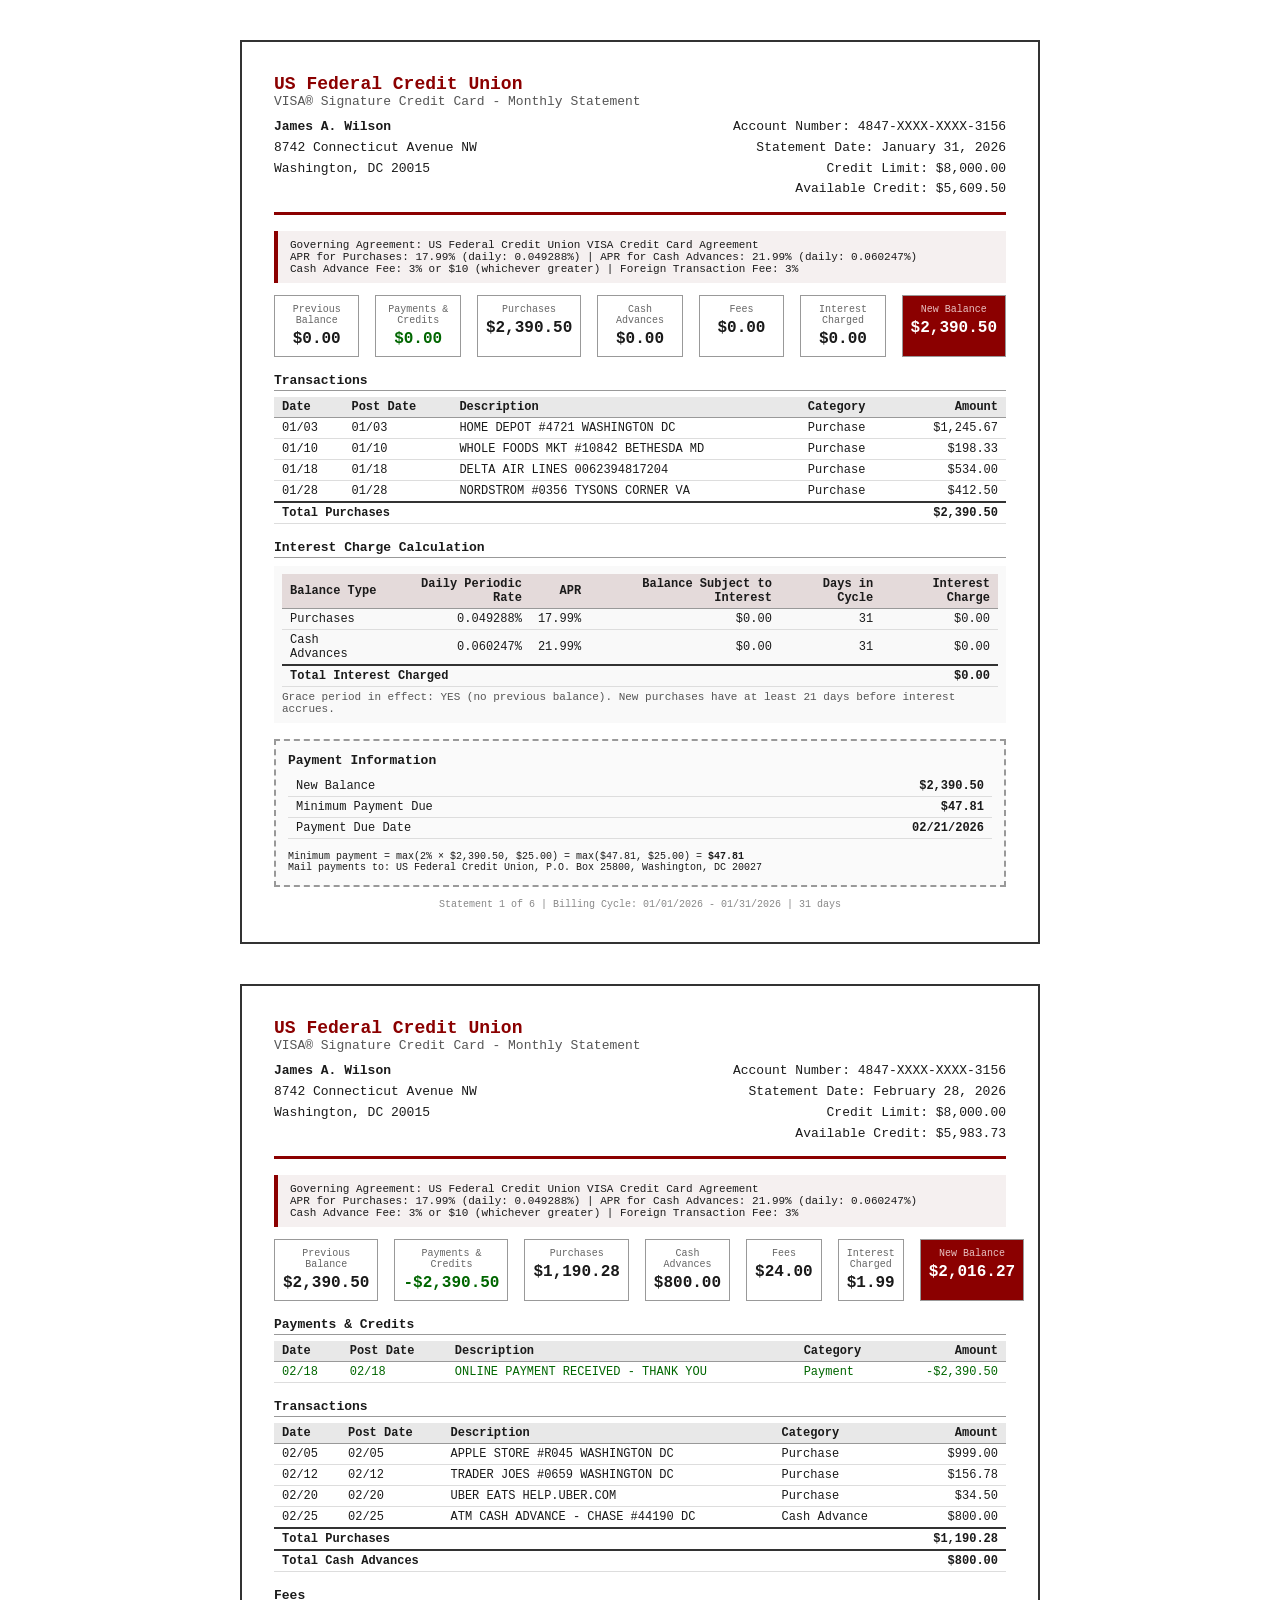
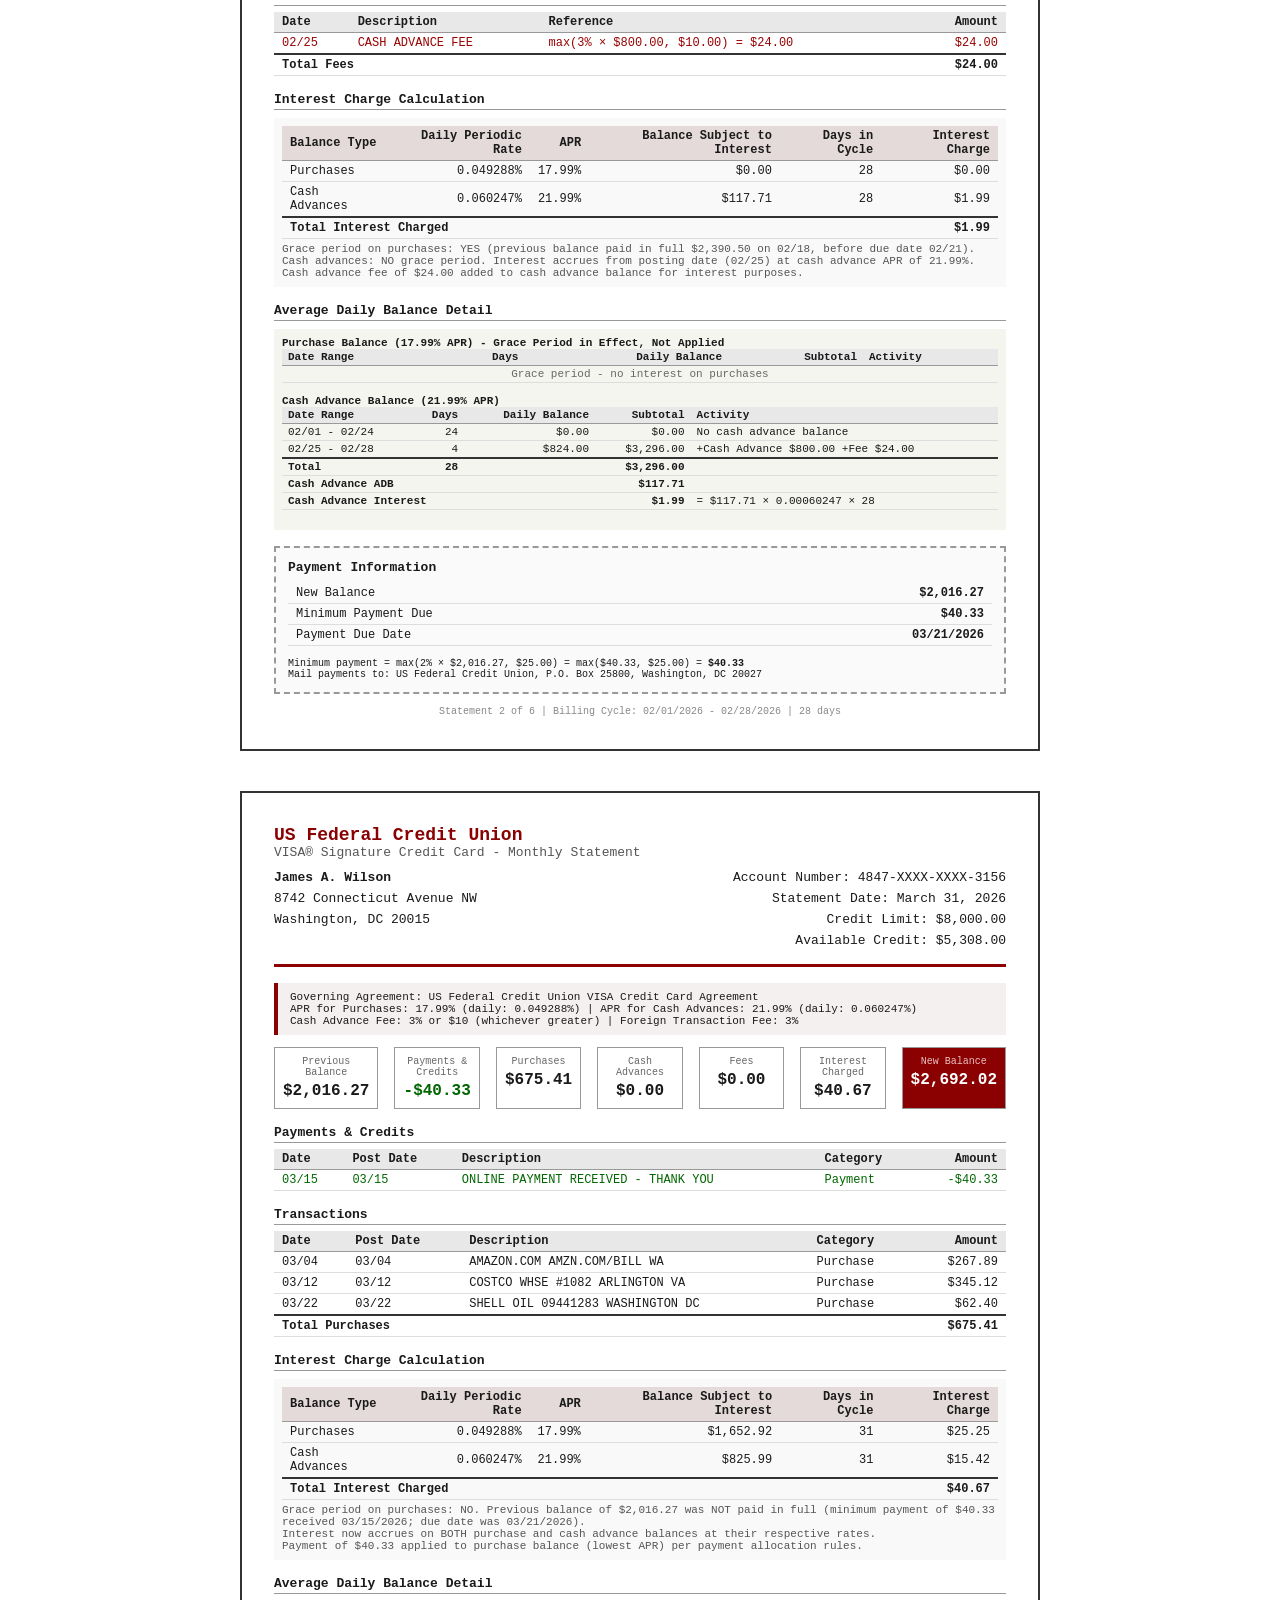
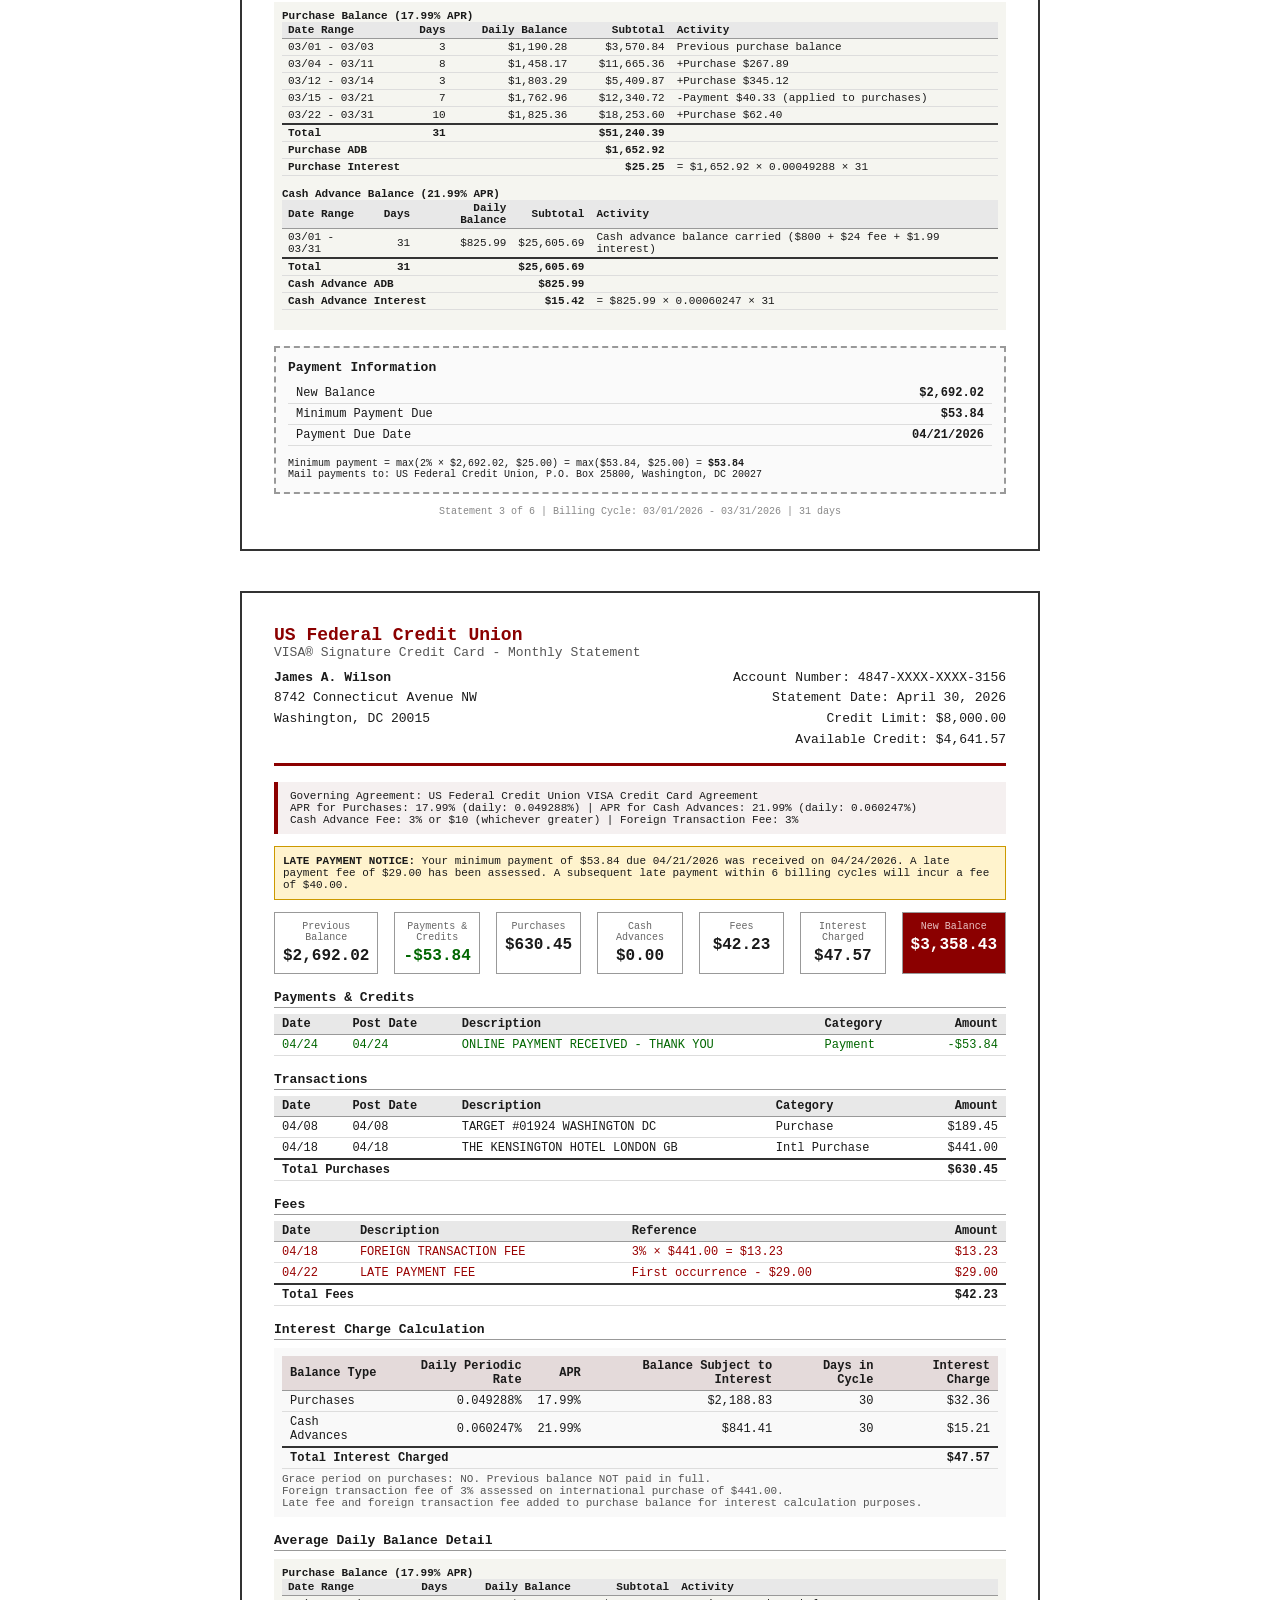
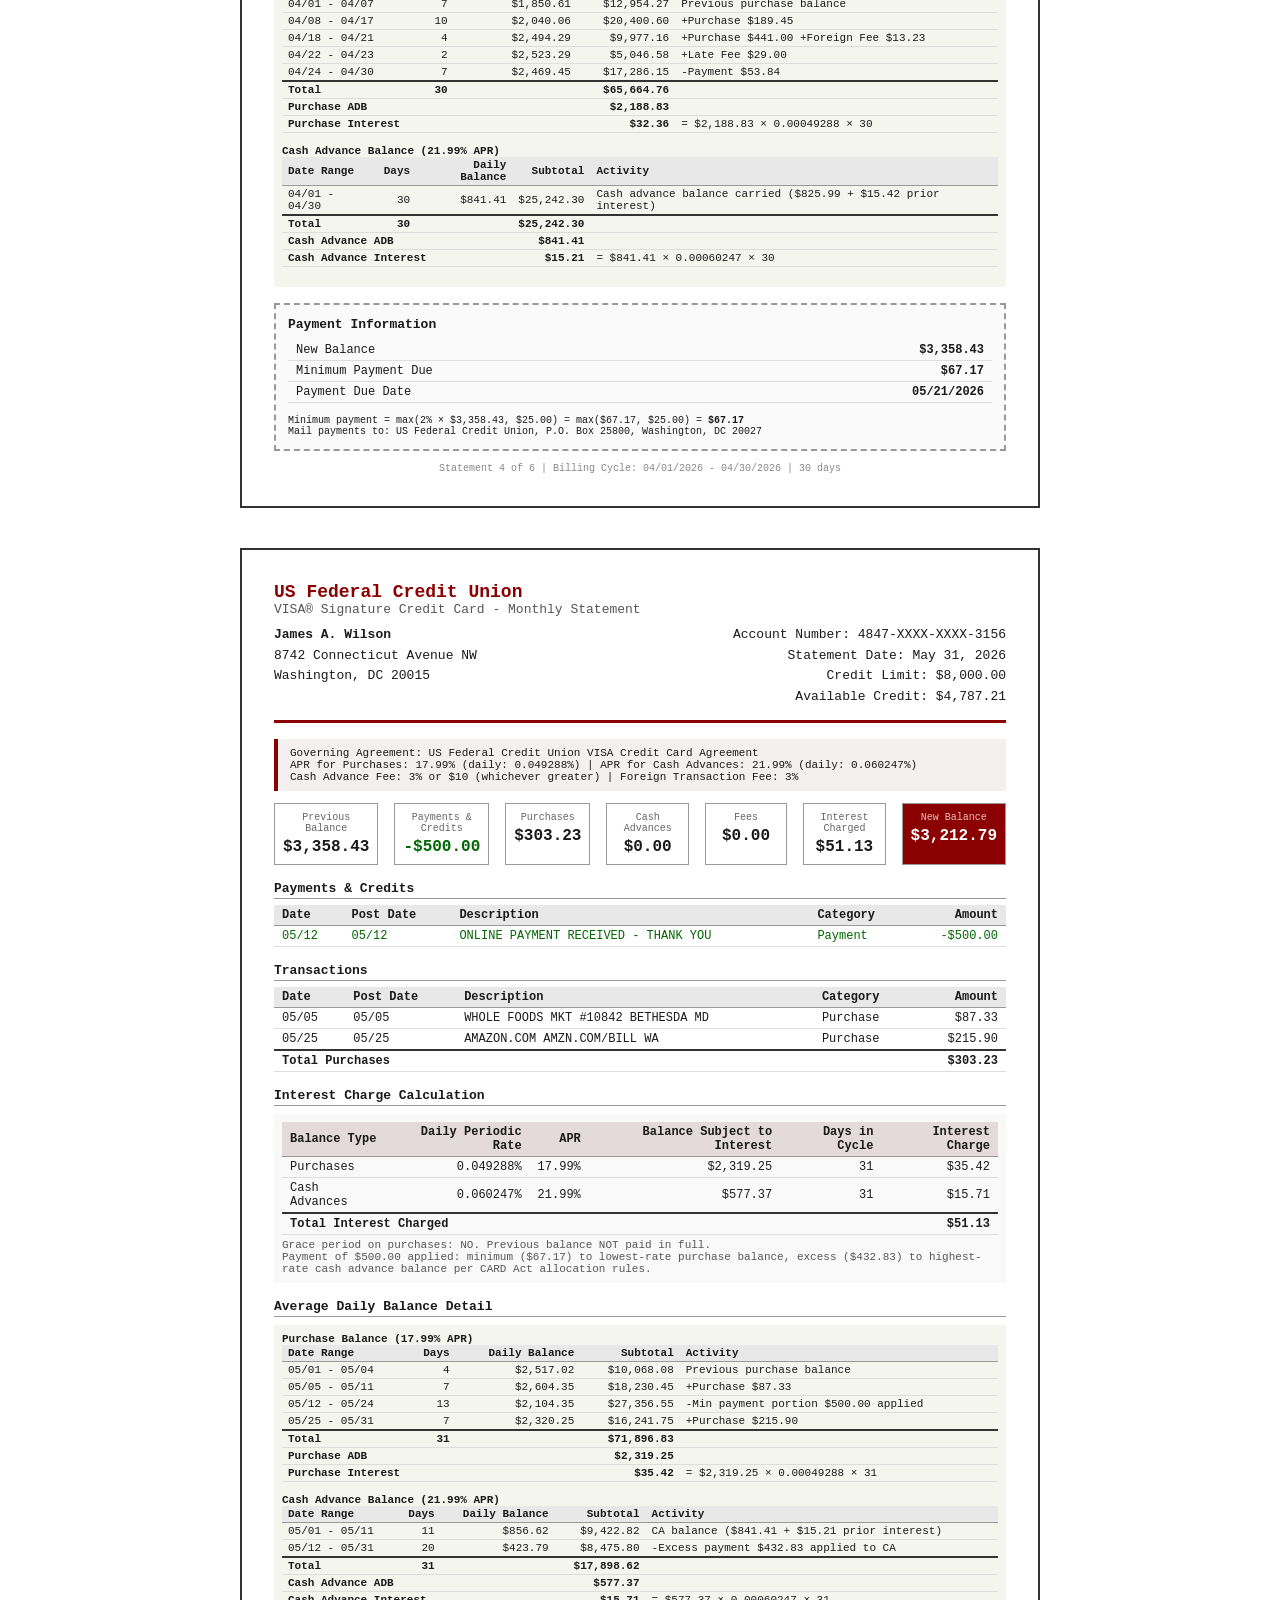
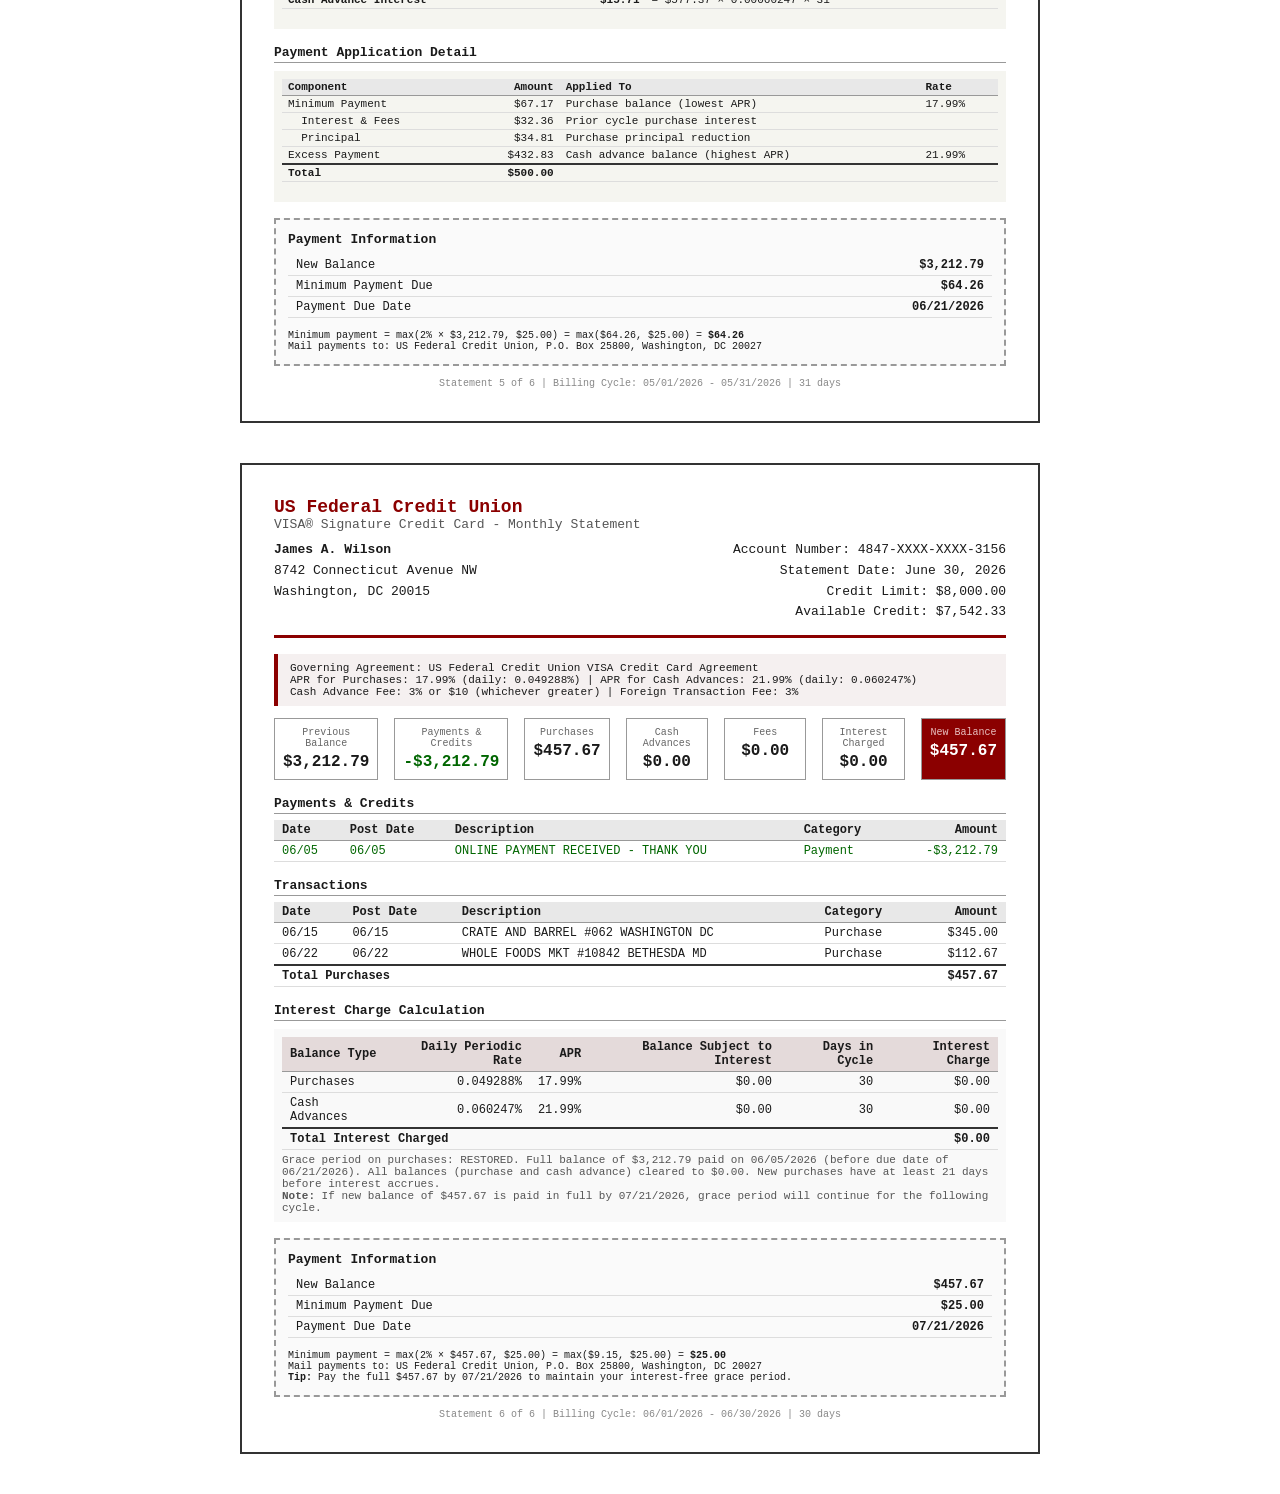
<file: fixtures/usfederalcu-visa-statements.html>
<!DOCTYPE html>
<html lang="en">
<head>
<meta charset="UTF-8">
<title>US Federal Credit Union - VISA Credit Card Statements</title>
<style>
  * { margin: 0; padding: 0; box-sizing: border-box; }
  body { font-family: 'Courier New', monospace; font-size: 13px; color: #1a1a1a; background: #fff; }

  .statement {
    max-width: 800px; margin: 40px auto; padding: 32px;
    border: 2px solid #333; page-break-after: always;
  }

  .header { border-bottom: 3px solid #8B0000; padding-bottom: 12px; margin-bottom: 16px; }
  .header h1 { font-size: 18px; color: #8B0000; }
  .header h2 { font-size: 13px; font-weight: normal; color: #555; }

  .account-info { display: flex; justify-content: space-between; margin-top: 8px; }
  .account-info div { line-height: 1.6; }

  .agreement-ref {
    background: #f5f0f0; padding: 8px 12px; margin: 12px 0;
    border-left: 4px solid #8B0000; font-size: 11px;
  }

  .section-label {
    font-weight: bold; font-size: 13px; margin: 16px 0 6px 0;
    border-bottom: 1px solid #999; padding-bottom: 2px;
  }

  table { width: 100%; border-collapse: collapse; margin-bottom: 12px; }
  th, td { text-align: left; padding: 3px 8px; font-size: 12px; }
  th { background: #e8e8e8; border-bottom: 1px solid #999; }
  td { border-bottom: 1px solid #ddd; }
  .amt { text-align: right; font-family: 'Courier New', monospace; }
  .total-row { font-weight: bold; border-top: 2px solid #333; }
  .negative { color: #006600; }
  .fee-row { color: #990000; }
  .warning { background: #fff3cd; padding: 8px; margin: 8px 0; border: 1px solid #cc9900; font-size: 11px; }

  .summary-box {
    display: flex; justify-content: space-between; gap: 16px; margin: 12px 0;
  }
  .summary-box .box {
    flex: 1; border: 1px solid #999; padding: 8px; text-align: center;
  }
  .summary-box .box .label { font-size: 10px; color: #666; }
  .summary-box .box .value { font-size: 16px; font-weight: bold; margin-top: 4px; }

  .interest-detail { background: #f9f9f9; padding: 8px; margin: 8px 0; }
  .interest-detail table { margin: 0; }
  .interest-detail th { background: #e4dada; }

  .adb-detail { background: #f5f5f0; padding: 8px; margin: 8px 0; font-size: 11px; }
  .adb-detail table td, .adb-detail table th { font-size: 11px; padding: 2px 6px; }

  .payment-stub {
    border: 2px dashed #999; padding: 12px; margin-top: 16px;
    background: #fafafa;
  }
  .payment-stub h3 { font-size: 13px; margin-bottom: 8px; }

  .meta { font-size: 10px; color: #888; margin-top: 12px; text-align: center; }
</style>
</head>
<body>

<!--
  ================================================================
  US FEDERAL CREDIT UNION - VISA CREDIT CARD STATEMENTS
  ================================================================
  Cardholder: James A. Wilson
  Account:    4847-XXXX-XXXX-3156
  Credit Limit: $8,000.00

  AGREEMENT PARAMETERS (USFederalCU-VISA-credit-card-agreement):
    purchase_apr:              17.99
    purchase_daily_rate:       0.00049288  (17.99 / 365)
    cash_advance_apr:          21.99
    cash_advance_daily_rate:   0.00060247  (21.99 / 365)
    cash_advance_fee:          max(3%, $10)
    foreign_transaction_pct:   0.03
    minimum_payment_pct:       0.02
    minimum_payment_floor:     25.00
    grace_period_days:         21
    late_fee_first:            29.00
    late_fee_subsequent:       40.00  (within 6 billing cycles)
    returned_payment_fee:      29.00
    over_credit_limit_fee:     0.00   (transactions declined instead)
    annual_fee:                0.00
    interest_method:           average_daily_balance_including_current_transactions
    payment_waterfall_minimum: [interest_and_fees, lowest_rate_principal]
    payment_waterfall_excess:  highest_rate_first

  KEY DIFFERENCES FROM WESTEX:
    - Two separate APR tiers (purchases vs cash advances)
    - Higher rates (17.99% / 21.99% vs 12.9% flat)
    - Cash advance fee (3% or $10)
    - Foreign transaction fee (3% vs 1%)
    - Higher minimum payment floor ($25 vs $15)
    - Lower minimum payment percentage (2% vs 3%)
    - Shorter grace period (21 days vs 25 days)
    - Higher late fee ($29/$40 vs $25)
    - No over-limit fee (transactions declined)

  SCENARIO SUMMARY (6 billing cycles):
    Cycle 1 (Jan): First use, purchases only, grace period, no interest
    Cycle 2 (Feb): Paid in full, new purchases + cash advance, grace on purchases
    Cycle 3 (Mar): Minimum only, grace lost, dual-rate interest begins
    Cycle 4 (Apr): LATE payment + foreign transaction, late fee + foreign txn fee
    Cycle 5 (May): Larger payment toward paydown
    Cycle 6 (Jun): Pays in full, grace period restored next cycle
  ================================================================
-->


<!-- ==================== STATEMENT 1: JANUARY 2026 ==================== -->
<div class="statement" id="stmt-2026-01">
  <div class="header">
    <h1>US Federal Credit Union</h1>
    <h2>VISA&reg; Signature Credit Card - Monthly Statement</h2>
    <div class="account-info">
      <div>
        <strong>James A. Wilson</strong><br>
        8742 Connecticut Avenue NW<br>
        Washington, DC 20015
      </div>
      <div style="text-align:right;">
        Account Number: 4847-XXXX-XXXX-3156<br>
        Statement Date: January 31, 2026<br>
        Credit Limit: $8,000.00<br>
        Available Credit: $5,609.50
      </div>
    </div>
  </div>

  <div class="agreement-ref">
    Governing Agreement: US Federal Credit Union VISA Credit Card Agreement<br>
    APR for Purchases: 17.99% (daily: 0.049288%) | APR for Cash Advances: 21.99% (daily: 0.060247%)<br>
    Cash Advance Fee: 3% or $10 (whichever greater) | Foreign Transaction Fee: 3%
  </div>

  <div class="summary-box">
    <div class="box">
      <div class="label">Previous Balance</div>
      <div class="value">$0.00</div>
    </div>
    <div class="box">
      <div class="label">Payments &amp; Credits</div>
      <div class="value negative">$0.00</div>
    </div>
    <div class="box">
      <div class="label">Purchases</div>
      <div class="value">$2,390.50</div>
    </div>
    <div class="box">
      <div class="label">Cash Advances</div>
      <div class="value">$0.00</div>
    </div>
    <div class="box">
      <div class="label">Fees</div>
      <div class="value">$0.00</div>
    </div>
    <div class="box">
      <div class="label">Interest Charged</div>
      <div class="value">$0.00</div>
    </div>
    <div class="box" style="background:#8B0000; color:#fff;">
      <div class="label" style="color:#e8c0c0;">New Balance</div>
      <div class="value">$2,390.50</div>
    </div>
  </div>

  <div class="section-label">Transactions</div>
  <table>
    <thead>
      <tr><th>Date</th><th>Post Date</th><th>Description</th><th>Category</th><th class="amt">Amount</th></tr>
    </thead>
    <tbody>
      <tr><td>01/03</td><td>01/03</td><td>HOME DEPOT #4721 WASHINGTON DC</td><td>Purchase</td><td class="amt">$1,245.67</td></tr>
      <tr><td>01/10</td><td>01/10</td><td>WHOLE FOODS MKT #10842 BETHESDA MD</td><td>Purchase</td><td class="amt">$198.33</td></tr>
      <tr><td>01/18</td><td>01/18</td><td>DELTA AIR LINES 0062394817204</td><td>Purchase</td><td class="amt">$534.00</td></tr>
      <tr><td>01/28</td><td>01/28</td><td>NORDSTROM #0356 TYSONS CORNER VA</td><td>Purchase</td><td class="amt">$412.50</td></tr>
    </tbody>
    <tfoot>
      <tr class="total-row"><td colspan="4">Total Purchases</td><td class="amt">$2,390.50</td></tr>
    </tfoot>
  </table>

  <div class="section-label">Interest Charge Calculation</div>
  <div class="interest-detail">
    <table>
      <thead>
        <tr><th>Balance Type</th><th class="amt">Daily Periodic Rate</th><th class="amt">APR</th><th class="amt">Balance Subject to Interest</th><th class="amt">Days in Cycle</th><th class="amt">Interest Charge</th></tr>
      </thead>
      <tbody>
        <tr><td>Purchases</td><td class="amt">0.049288%</td><td class="amt">17.99%</td><td class="amt">$0.00</td><td class="amt">31</td><td class="amt">$0.00</td></tr>
        <tr><td>Cash Advances</td><td class="amt">0.060247%</td><td class="amt">21.99%</td><td class="amt">$0.00</td><td class="amt">31</td><td class="amt">$0.00</td></tr>
      </tbody>
      <tfoot>
        <tr class="total-row"><td colspan="5">Total Interest Charged</td><td class="amt">$0.00</td></tr>
      </tfoot>
    </table>
    <p style="font-size:11px; margin-top:4px; color:#555;">
      Grace period in effect: YES (no previous balance). New purchases have at least 21 days before interest accrues.
    </p>
  </div>

  <div class="payment-stub">
    <h3>Payment Information</h3>
    <table>
      <tr><td>New Balance</td><td class="amt"><strong>$2,390.50</strong></td></tr>
      <tr><td>Minimum Payment Due</td><td class="amt"><strong>$47.81</strong></td></tr>
      <tr><td>Payment Due Date</td><td class="amt"><strong>02/21/2026</strong></td></tr>
    </table>
    <p style="font-size:10px; margin-top:6px;">
      Minimum payment = max(2% &times; $2,390.50, $25.00) = max($47.81, $25.00) = <strong>$47.81</strong><br>
      Mail payments to: US Federal Credit Union, P.O. Box 25800, Washington, DC 20027
    </p>
  </div>
  <div class="meta">Statement 1 of 6 | Billing Cycle: 01/01/2026 - 01/31/2026 | 31 days</div>
</div>


<!-- ==================== STATEMENT 2: FEBRUARY 2026 ==================== -->
<!--
  KEY SCENARIO: Paid in full. Grace period on purchases. Cash advance of $800
  on 02/25 with $24 fee. Cash advance interest accrues from posting date at 21.99%.

  Cash Advance ADB:
    02/01-02/24:  $0.00  x 24 = $0.00
    02/25-02/28:  $824.00 x 4 = $3,296.00
    CA ADB = $3,296.00 / 28 = $117.71
    CA Interest = $117.71 x 0.00060247 x 28 = $1.99
-->
<div class="statement" id="stmt-2026-02">
  <div class="header">
    <h1>US Federal Credit Union</h1>
    <h2>VISA&reg; Signature Credit Card - Monthly Statement</h2>
    <div class="account-info">
      <div>
        <strong>James A. Wilson</strong><br>
        8742 Connecticut Avenue NW<br>
        Washington, DC 20015
      </div>
      <div style="text-align:right;">
        Account Number: 4847-XXXX-XXXX-3156<br>
        Statement Date: February 28, 2026<br>
        Credit Limit: $8,000.00<br>
        Available Credit: $5,983.73
      </div>
    </div>
  </div>

  <div class="agreement-ref">
    Governing Agreement: US Federal Credit Union VISA Credit Card Agreement<br>
    APR for Purchases: 17.99% (daily: 0.049288%) | APR for Cash Advances: 21.99% (daily: 0.060247%)<br>
    Cash Advance Fee: 3% or $10 (whichever greater) | Foreign Transaction Fee: 3%
  </div>

  <div class="summary-box">
    <div class="box">
      <div class="label">Previous Balance</div>
      <div class="value">$2,390.50</div>
    </div>
    <div class="box">
      <div class="label">Payments &amp; Credits</div>
      <div class="value negative">-$2,390.50</div>
    </div>
    <div class="box">
      <div class="label">Purchases</div>
      <div class="value">$1,190.28</div>
    </div>
    <div class="box">
      <div class="label">Cash Advances</div>
      <div class="value">$800.00</div>
    </div>
    <div class="box">
      <div class="label">Fees</div>
      <div class="value">$24.00</div>
    </div>
    <div class="box">
      <div class="label">Interest Charged</div>
      <div class="value">$1.99</div>
    </div>
    <div class="box" style="background:#8B0000; color:#fff;">
      <div class="label" style="color:#e8c0c0;">New Balance</div>
      <div class="value">$2,016.27</div>
    </div>
  </div>

  <div class="section-label">Payments &amp; Credits</div>
  <table>
    <thead>
      <tr><th>Date</th><th>Post Date</th><th>Description</th><th>Category</th><th class="amt">Amount</th></tr>
    </thead>
    <tbody>
      <tr class="negative"><td>02/18</td><td>02/18</td><td>ONLINE PAYMENT RECEIVED - THANK YOU</td><td>Payment</td><td class="amt">-$2,390.50</td></tr>
    </tbody>
  </table>

  <div class="section-label">Transactions</div>
  <table>
    <thead>
      <tr><th>Date</th><th>Post Date</th><th>Description</th><th>Category</th><th class="amt">Amount</th></tr>
    </thead>
    <tbody>
      <tr><td>02/05</td><td>02/05</td><td>APPLE STORE #R045 WASHINGTON DC</td><td>Purchase</td><td class="amt">$999.00</td></tr>
      <tr><td>02/12</td><td>02/12</td><td>TRADER JOES #0659 WASHINGTON DC</td><td>Purchase</td><td class="amt">$156.78</td></tr>
      <tr><td>02/20</td><td>02/20</td><td>UBER EATS HELP.UBER.COM</td><td>Purchase</td><td class="amt">$34.50</td></tr>
      <tr><td>02/25</td><td>02/25</td><td>ATM CASH ADVANCE - CHASE #44190 DC</td><td>Cash Advance</td><td class="amt">$800.00</td></tr>
    </tbody>
    <tfoot>
      <tr class="total-row"><td colspan="4">Total Purchases</td><td class="amt">$1,190.28</td></tr>
      <tr class="total-row"><td colspan="4">Total Cash Advances</td><td class="amt">$800.00</td></tr>
    </tfoot>
  </table>

  <div class="section-label">Fees</div>
  <table>
    <thead>
      <tr><th>Date</th><th>Description</th><th>Reference</th><th class="amt">Amount</th></tr>
    </thead>
    <tbody>
      <tr class="fee-row"><td>02/25</td><td>CASH ADVANCE FEE</td><td>max(3% &times; $800.00, $10.00) = $24.00</td><td class="amt">$24.00</td></tr>
    </tbody>
    <tfoot>
      <tr class="total-row"><td colspan="3">Total Fees</td><td class="amt">$24.00</td></tr>
    </tfoot>
  </table>

  <div class="section-label">Interest Charge Calculation</div>
  <div class="interest-detail">
    <table>
      <thead>
        <tr><th>Balance Type</th><th class="amt">Daily Periodic Rate</th><th class="amt">APR</th><th class="amt">Balance Subject to Interest</th><th class="amt">Days in Cycle</th><th class="amt">Interest Charge</th></tr>
      </thead>
      <tbody>
        <tr><td>Purchases</td><td class="amt">0.049288%</td><td class="amt">17.99%</td><td class="amt">$0.00</td><td class="amt">28</td><td class="amt">$0.00</td></tr>
        <tr><td>Cash Advances</td><td class="amt">0.060247%</td><td class="amt">21.99%</td><td class="amt">$117.71</td><td class="amt">28</td><td class="amt">$1.99</td></tr>
      </tbody>
      <tfoot>
        <tr class="total-row"><td colspan="5">Total Interest Charged</td><td class="amt">$1.99</td></tr>
      </tfoot>
    </table>
    <p style="font-size:11px; margin-top:4px; color:#555;">
      Grace period on purchases: YES (previous balance paid in full $2,390.50 on 02/18, before due date 02/21).<br>
      Cash advances: NO grace period. Interest accrues from posting date (02/25) at cash advance APR of 21.99%.
      Cash advance fee of $24.00 added to cash advance balance for interest purposes.
    </p>
  </div>

  <div class="section-label">Average Daily Balance Detail</div>
  <div class="adb-detail">
    <p><strong>Purchase Balance (17.99% APR) - Grace Period in Effect, Not Applied</strong></p>
    <table>
      <thead>
        <tr><th>Date Range</th><th class="amt">Days</th><th class="amt">Daily Balance</th><th class="amt">Subtotal</th><th>Activity</th></tr>
      </thead>
      <tbody>
        <tr><td colspan="5" style="text-align:center; color:#666;">Grace period - no interest on purchases</td></tr>
      </tbody>
    </table>

    <p style="margin-top:8px;"><strong>Cash Advance Balance (21.99% APR)</strong></p>
    <table>
      <thead>
        <tr><th>Date Range</th><th class="amt">Days</th><th class="amt">Daily Balance</th><th class="amt">Subtotal</th><th>Activity</th></tr>
      </thead>
      <tbody>
        <tr><td>02/01 - 02/24</td><td class="amt">24</td><td class="amt">$0.00</td><td class="amt">$0.00</td><td>No cash advance balance</td></tr>
        <tr><td>02/25 - 02/28</td><td class="amt">4</td><td class="amt">$824.00</td><td class="amt">$3,296.00</td><td>+Cash Advance $800.00 +Fee $24.00</td></tr>
      </tbody>
      <tfoot>
        <tr class="total-row"><td>Total</td><td class="amt">28</td><td></td><td class="amt">$3,296.00</td><td></td></tr>
        <tr><td colspan="3"><strong>Cash Advance ADB</strong></td><td class="amt"><strong>$117.71</strong></td><td></td></tr>
        <tr><td colspan="3"><strong>Cash Advance Interest</strong></td><td class="amt"><strong>$1.99</strong></td><td>= $117.71 &times; 0.00060247 &times; 28</td></tr>
      </tfoot>
    </table>
  </div>

  <div class="payment-stub">
    <h3>Payment Information</h3>
    <table>
      <tr><td>New Balance</td><td class="amt"><strong>$2,016.27</strong></td></tr>
      <tr><td>Minimum Payment Due</td><td class="amt"><strong>$40.33</strong></td></tr>
      <tr><td>Payment Due Date</td><td class="amt"><strong>03/21/2026</strong></td></tr>
    </table>
    <p style="font-size:10px; margin-top:6px;">
      Minimum payment = max(2% &times; $2,016.27, $25.00) = max($40.33, $25.00) = <strong>$40.33</strong><br>
      Mail payments to: US Federal Credit Union, P.O. Box 25800, Washington, DC 20027
    </p>
  </div>
  <div class="meta">Statement 2 of 6 | Billing Cycle: 02/01/2026 - 02/28/2026 | 28 days</div>
</div>


<!-- ==================== STATEMENT 3: MARCH 2026 ==================== -->
<!--
  KEY SCENARIO: Minimum payment only ($40.33). Grace period LOST.
  Dual-rate interest: purchases at 17.99%, cash advances at 21.99%.
  Payment allocation: minimum applied to lowest-rate (purchases) first.

  Purchase ADB:
    03/01-03/03:  $1,190.28  x 3  = $3,570.84
    03/04-03/11:  $1,458.17  x 8  = $11,665.36   (+Purchase $267.89)
    03/12-03/14:  $1,803.29  x 3  = $5,409.87    (+Purchase $345.12)
    03/15-03/21:  $1,762.96  x 7  = $12,340.72   (-Payment $40.33 applied to purchases)
    03/22-03/31:  $1,825.36  x 10 = $18,253.60   (+Purchase $62.40)
    Purchase ADB Sum = $51,240.39 / 31 = $1,652.92
    Purchase Interest = $1,652.92 x 0.00049288 x 31 = $25.25

  Cash Advance ADB:
    03/01-03/31:  $825.99 x 31 = $25,605.69
    CA ADB = $825.99
    CA Interest = $825.99 x 0.00060247 x 31 = $15.42

  Total Interest = $25.25 + $15.42 = $40.67
-->
<div class="statement" id="stmt-2026-03">
  <div class="header">
    <h1>US Federal Credit Union</h1>
    <h2>VISA&reg; Signature Credit Card - Monthly Statement</h2>
    <div class="account-info">
      <div>
        <strong>James A. Wilson</strong><br>
        8742 Connecticut Avenue NW<br>
        Washington, DC 20015
      </div>
      <div style="text-align:right;">
        Account Number: 4847-XXXX-XXXX-3156<br>
        Statement Date: March 31, 2026<br>
        Credit Limit: $8,000.00<br>
        Available Credit: $5,308.00
      </div>
    </div>
  </div>

  <div class="agreement-ref">
    Governing Agreement: US Federal Credit Union VISA Credit Card Agreement<br>
    APR for Purchases: 17.99% (daily: 0.049288%) | APR for Cash Advances: 21.99% (daily: 0.060247%)<br>
    Cash Advance Fee: 3% or $10 (whichever greater) | Foreign Transaction Fee: 3%
  </div>

  <div class="summary-box">
    <div class="box">
      <div class="label">Previous Balance</div>
      <div class="value">$2,016.27</div>
    </div>
    <div class="box">
      <div class="label">Payments &amp; Credits</div>
      <div class="value negative">-$40.33</div>
    </div>
    <div class="box">
      <div class="label">Purchases</div>
      <div class="value">$675.41</div>
    </div>
    <div class="box">
      <div class="label">Cash Advances</div>
      <div class="value">$0.00</div>
    </div>
    <div class="box">
      <div class="label">Fees</div>
      <div class="value">$0.00</div>
    </div>
    <div class="box">
      <div class="label">Interest Charged</div>
      <div class="value">$40.67</div>
    </div>
    <div class="box" style="background:#8B0000; color:#fff;">
      <div class="label" style="color:#e8c0c0;">New Balance</div>
      <div class="value">$2,692.02</div>
    </div>
  </div>

  <div class="section-label">Payments &amp; Credits</div>
  <table>
    <thead>
      <tr><th>Date</th><th>Post Date</th><th>Description</th><th>Category</th><th class="amt">Amount</th></tr>
    </thead>
    <tbody>
      <tr class="negative"><td>03/15</td><td>03/15</td><td>ONLINE PAYMENT RECEIVED - THANK YOU</td><td>Payment</td><td class="amt">-$40.33</td></tr>
    </tbody>
  </table>

  <div class="section-label">Transactions</div>
  <table>
    <thead>
      <tr><th>Date</th><th>Post Date</th><th>Description</th><th>Category</th><th class="amt">Amount</th></tr>
    </thead>
    <tbody>
      <tr><td>03/04</td><td>03/04</td><td>AMAZON.COM AMZN.COM/BILL WA</td><td>Purchase</td><td class="amt">$267.89</td></tr>
      <tr><td>03/12</td><td>03/12</td><td>COSTCO WHSE #1082 ARLINGTON VA</td><td>Purchase</td><td class="amt">$345.12</td></tr>
      <tr><td>03/22</td><td>03/22</td><td>SHELL OIL 09441283 WASHINGTON DC</td><td>Purchase</td><td class="amt">$62.40</td></tr>
    </tbody>
    <tfoot>
      <tr class="total-row"><td colspan="4">Total Purchases</td><td class="amt">$675.41</td></tr>
    </tfoot>
  </table>

  <div class="section-label">Interest Charge Calculation</div>
  <div class="interest-detail">
    <table>
      <thead>
        <tr><th>Balance Type</th><th class="amt">Daily Periodic Rate</th><th class="amt">APR</th><th class="amt">Balance Subject to Interest</th><th class="amt">Days in Cycle</th><th class="amt">Interest Charge</th></tr>
      </thead>
      <tbody>
        <tr><td>Purchases</td><td class="amt">0.049288%</td><td class="amt">17.99%</td><td class="amt">$1,652.92</td><td class="amt">31</td><td class="amt">$25.25</td></tr>
        <tr><td>Cash Advances</td><td class="amt">0.060247%</td><td class="amt">21.99%</td><td class="amt">$825.99</td><td class="amt">31</td><td class="amt">$15.42</td></tr>
      </tbody>
      <tfoot>
        <tr class="total-row"><td colspan="5">Total Interest Charged</td><td class="amt">$40.67</td></tr>
      </tfoot>
    </table>
    <p style="font-size:11px; margin-top:4px; color:#555;">
      Grace period on purchases: NO. Previous balance of $2,016.27 was NOT paid in full
      (minimum payment of $40.33 received 03/15/2026; due date was 03/21/2026).<br>
      Interest now accrues on BOTH purchase and cash advance balances at their respective rates.<br>
      Payment of $40.33 applied to purchase balance (lowest APR) per payment allocation rules.
    </p>
  </div>

  <div class="section-label">Average Daily Balance Detail</div>
  <div class="adb-detail">
    <p><strong>Purchase Balance (17.99% APR)</strong></p>
    <table>
      <thead>
        <tr><th>Date Range</th><th class="amt">Days</th><th class="amt">Daily Balance</th><th class="amt">Subtotal</th><th>Activity</th></tr>
      </thead>
      <tbody>
        <tr><td>03/01 - 03/03</td><td class="amt">3</td><td class="amt">$1,190.28</td><td class="amt">$3,570.84</td><td>Previous purchase balance</td></tr>
        <tr><td>03/04 - 03/11</td><td class="amt">8</td><td class="amt">$1,458.17</td><td class="amt">$11,665.36</td><td>+Purchase $267.89</td></tr>
        <tr><td>03/12 - 03/14</td><td class="amt">3</td><td class="amt">$1,803.29</td><td class="amt">$5,409.87</td><td>+Purchase $345.12</td></tr>
        <tr><td>03/15 - 03/21</td><td class="amt">7</td><td class="amt">$1,762.96</td><td class="amt">$12,340.72</td><td>-Payment $40.33 (applied to purchases)</td></tr>
        <tr><td>03/22 - 03/31</td><td class="amt">10</td><td class="amt">$1,825.36</td><td class="amt">$18,253.60</td><td>+Purchase $62.40</td></tr>
      </tbody>
      <tfoot>
        <tr class="total-row"><td>Total</td><td class="amt">31</td><td></td><td class="amt">$51,240.39</td><td></td></tr>
        <tr><td colspan="3"><strong>Purchase ADB</strong></td><td class="amt"><strong>$1,652.92</strong></td><td></td></tr>
        <tr><td colspan="3"><strong>Purchase Interest</strong></td><td class="amt"><strong>$25.25</strong></td><td>= $1,652.92 &times; 0.00049288 &times; 31</td></tr>
      </tfoot>
    </table>

    <p style="margin-top:8px;"><strong>Cash Advance Balance (21.99% APR)</strong></p>
    <table>
      <thead>
        <tr><th>Date Range</th><th class="amt">Days</th><th class="amt">Daily Balance</th><th class="amt">Subtotal</th><th>Activity</th></tr>
      </thead>
      <tbody>
        <tr><td>03/01 - 03/31</td><td class="amt">31</td><td class="amt">$825.99</td><td class="amt">$25,605.69</td><td>Cash advance balance carried ($800 + $24 fee + $1.99 interest)</td></tr>
      </tbody>
      <tfoot>
        <tr class="total-row"><td>Total</td><td class="amt">31</td><td></td><td class="amt">$25,605.69</td><td></td></tr>
        <tr><td colspan="3"><strong>Cash Advance ADB</strong></td><td class="amt"><strong>$825.99</strong></td><td></td></tr>
        <tr><td colspan="3"><strong>Cash Advance Interest</strong></td><td class="amt"><strong>$15.42</strong></td><td>= $825.99 &times; 0.00060247 &times; 31</td></tr>
      </tfoot>
    </table>
  </div>

  <div class="payment-stub">
    <h3>Payment Information</h3>
    <table>
      <tr><td>New Balance</td><td class="amt"><strong>$2,692.02</strong></td></tr>
      <tr><td>Minimum Payment Due</td><td class="amt"><strong>$53.84</strong></td></tr>
      <tr><td>Payment Due Date</td><td class="amt"><strong>04/21/2026</strong></td></tr>
    </table>
    <p style="font-size:10px; margin-top:6px;">
      Minimum payment = max(2% &times; $2,692.02, $25.00) = max($53.84, $25.00) = <strong>$53.84</strong><br>
      Mail payments to: US Federal Credit Union, P.O. Box 25800, Washington, DC 20027
    </p>
  </div>
  <div class="meta">Statement 3 of 6 | Billing Cycle: 03/01/2026 - 03/31/2026 | 31 days</div>
</div>


<!-- ==================== STATEMENT 4: APRIL 2026 ==================== -->
<!--
  KEY SCENARIO: LATE PAYMENT + FOREIGN TRANSACTION
  Payment of $53.84 received 04/24 (3 days late, due was 04/21).
  Late fee: $29.00 (first offense).
  Foreign transaction: London hotel $441.00 + 3% fee = $13.23.

  Purchase ADB:
    04/01-04/07:  $1,850.61 x 7  = $12,954.27
    04/08-04/17:  $2,040.06 x 10 = $20,400.60   (+Purchase $189.45)
    04/18-04/21:  $2,494.29 x 4  = $9,977.16    (+Foreign purchase $441.00 +fee $13.23)
    04/22-04/23:  $2,523.29 x 2  = $5,046.58    (+Late fee $29.00)
    04/24-04/30:  $2,469.45 x 7  = $17,286.15   (-Payment $53.84)
    Purchase ADB Sum = $65,664.76 / 30 = $2,188.83
    Purchase Interest = $2,188.83 x 0.00049288 x 30 = $32.36

  Cash Advance ADB:
    04/01-04/30:  $841.41 x 30 = $25,242.30
    CA ADB = $841.41
    CA Interest = $841.41 x 0.00060247 x 30 = $15.21

  Total Interest = $32.36 + $15.21 = $47.57
-->
<div class="statement" id="stmt-2026-04">
  <div class="header">
    <h1>US Federal Credit Union</h1>
    <h2>VISA&reg; Signature Credit Card - Monthly Statement</h2>
    <div class="account-info">
      <div>
        <strong>James A. Wilson</strong><br>
        8742 Connecticut Avenue NW<br>
        Washington, DC 20015
      </div>
      <div style="text-align:right;">
        Account Number: 4847-XXXX-XXXX-3156<br>
        Statement Date: April 30, 2026<br>
        Credit Limit: $8,000.00<br>
        Available Credit: $4,641.57
      </div>
    </div>
  </div>

  <div class="agreement-ref">
    Governing Agreement: US Federal Credit Union VISA Credit Card Agreement<br>
    APR for Purchases: 17.99% (daily: 0.049288%) | APR for Cash Advances: 21.99% (daily: 0.060247%)<br>
    Cash Advance Fee: 3% or $10 (whichever greater) | Foreign Transaction Fee: 3%
  </div>

  <div class="warning">
    <strong>LATE PAYMENT NOTICE:</strong> Your minimum payment of $53.84 due 04/21/2026 was received on 04/24/2026.
    A late payment fee of $29.00 has been assessed. A subsequent late payment within 6 billing cycles will incur a fee of $40.00.
  </div>

  <div class="summary-box">
    <div class="box">
      <div class="label">Previous Balance</div>
      <div class="value">$2,692.02</div>
    </div>
    <div class="box">
      <div class="label">Payments &amp; Credits</div>
      <div class="value negative">-$53.84</div>
    </div>
    <div class="box">
      <div class="label">Purchases</div>
      <div class="value">$630.45</div>
    </div>
    <div class="box">
      <div class="label">Cash Advances</div>
      <div class="value">$0.00</div>
    </div>
    <div class="box">
      <div class="label">Fees</div>
      <div class="value">$42.23</div>
    </div>
    <div class="box">
      <div class="label">Interest Charged</div>
      <div class="value">$47.57</div>
    </div>
    <div class="box" style="background:#8B0000; color:#fff;">
      <div class="label" style="color:#e8c0c0;">New Balance</div>
      <div class="value">$3,358.43</div>
    </div>
  </div>

  <div class="section-label">Payments &amp; Credits</div>
  <table>
    <thead>
      <tr><th>Date</th><th>Post Date</th><th>Description</th><th>Category</th><th class="amt">Amount</th></tr>
    </thead>
    <tbody>
      <tr class="negative"><td>04/24</td><td>04/24</td><td>ONLINE PAYMENT RECEIVED - THANK YOU</td><td>Payment</td><td class="amt">-$53.84</td></tr>
    </tbody>
  </table>

  <div class="section-label">Transactions</div>
  <table>
    <thead>
      <tr><th>Date</th><th>Post Date</th><th>Description</th><th>Category</th><th class="amt">Amount</th></tr>
    </thead>
    <tbody>
      <tr><td>04/08</td><td>04/08</td><td>TARGET #01924 WASHINGTON DC</td><td>Purchase</td><td class="amt">$189.45</td></tr>
      <tr><td>04/18</td><td>04/18</td><td>THE KENSINGTON HOTEL LONDON GB</td><td>Intl Purchase</td><td class="amt">$441.00</td></tr>
    </tbody>
    <tfoot>
      <tr class="total-row"><td colspan="4">Total Purchases</td><td class="amt">$630.45</td></tr>
    </tfoot>
  </table>

  <div class="section-label">Fees</div>
  <table>
    <thead>
      <tr><th>Date</th><th>Description</th><th>Reference</th><th class="amt">Amount</th></tr>
    </thead>
    <tbody>
      <tr class="fee-row"><td>04/18</td><td>FOREIGN TRANSACTION FEE</td><td>3% &times; $441.00 = $13.23</td><td class="amt">$13.23</td></tr>
      <tr class="fee-row"><td>04/22</td><td>LATE PAYMENT FEE</td><td>First occurrence - $29.00</td><td class="amt">$29.00</td></tr>
    </tbody>
    <tfoot>
      <tr class="total-row"><td colspan="3">Total Fees</td><td class="amt">$42.23</td></tr>
    </tfoot>
  </table>

  <div class="section-label">Interest Charge Calculation</div>
  <div class="interest-detail">
    <table>
      <thead>
        <tr><th>Balance Type</th><th class="amt">Daily Periodic Rate</th><th class="amt">APR</th><th class="amt">Balance Subject to Interest</th><th class="amt">Days in Cycle</th><th class="amt">Interest Charge</th></tr>
      </thead>
      <tbody>
        <tr><td>Purchases</td><td class="amt">0.049288%</td><td class="amt">17.99%</td><td class="amt">$2,188.83</td><td class="amt">30</td><td class="amt">$32.36</td></tr>
        <tr><td>Cash Advances</td><td class="amt">0.060247%</td><td class="amt">21.99%</td><td class="amt">$841.41</td><td class="amt">30</td><td class="amt">$15.21</td></tr>
      </tbody>
      <tfoot>
        <tr class="total-row"><td colspan="5">Total Interest Charged</td><td class="amt">$47.57</td></tr>
      </tfoot>
    </table>
    <p style="font-size:11px; margin-top:4px; color:#555;">
      Grace period on purchases: NO. Previous balance NOT paid in full.<br>
      Foreign transaction fee of 3% assessed on international purchase of $441.00.<br>
      Late fee and foreign transaction fee added to purchase balance for interest calculation purposes.
    </p>
  </div>

  <div class="section-label">Average Daily Balance Detail</div>
  <div class="adb-detail">
    <p><strong>Purchase Balance (17.99% APR)</strong></p>
    <table>
      <thead>
        <tr><th>Date Range</th><th class="amt">Days</th><th class="amt">Daily Balance</th><th class="amt">Subtotal</th><th>Activity</th></tr>
      </thead>
      <tbody>
        <tr><td>04/01 - 04/07</td><td class="amt">7</td><td class="amt">$1,850.61</td><td class="amt">$12,954.27</td><td>Previous purchase balance</td></tr>
        <tr><td>04/08 - 04/17</td><td class="amt">10</td><td class="amt">$2,040.06</td><td class="amt">$20,400.60</td><td>+Purchase $189.45</td></tr>
        <tr><td>04/18 - 04/21</td><td class="amt">4</td><td class="amt">$2,494.29</td><td class="amt">$9,977.16</td><td>+Purchase $441.00 +Foreign Fee $13.23</td></tr>
        <tr><td>04/22 - 04/23</td><td class="amt">2</td><td class="amt">$2,523.29</td><td class="amt">$5,046.58</td><td>+Late Fee $29.00</td></tr>
        <tr><td>04/24 - 04/30</td><td class="amt">7</td><td class="amt">$2,469.45</td><td class="amt">$17,286.15</td><td>-Payment $53.84</td></tr>
      </tbody>
      <tfoot>
        <tr class="total-row"><td>Total</td><td class="amt">30</td><td></td><td class="amt">$65,664.76</td><td></td></tr>
        <tr><td colspan="3"><strong>Purchase ADB</strong></td><td class="amt"><strong>$2,188.83</strong></td><td></td></tr>
        <tr><td colspan="3"><strong>Purchase Interest</strong></td><td class="amt"><strong>$32.36</strong></td><td>= $2,188.83 &times; 0.00049288 &times; 30</td></tr>
      </tfoot>
    </table>

    <p style="margin-top:8px;"><strong>Cash Advance Balance (21.99% APR)</strong></p>
    <table>
      <thead>
        <tr><th>Date Range</th><th class="amt">Days</th><th class="amt">Daily Balance</th><th class="amt">Subtotal</th><th>Activity</th></tr>
      </thead>
      <tbody>
        <tr><td>04/01 - 04/30</td><td class="amt">30</td><td class="amt">$841.41</td><td class="amt">$25,242.30</td><td>Cash advance balance carried ($825.99 + $15.42 prior interest)</td></tr>
      </tbody>
      <tfoot>
        <tr class="total-row"><td>Total</td><td class="amt">30</td><td></td><td class="amt">$25,242.30</td><td></td></tr>
        <tr><td colspan="3"><strong>Cash Advance ADB</strong></td><td class="amt"><strong>$841.41</strong></td><td></td></tr>
        <tr><td colspan="3"><strong>Cash Advance Interest</strong></td><td class="amt"><strong>$15.21</strong></td><td>= $841.41 &times; 0.00060247 &times; 30</td></tr>
      </tfoot>
    </table>
  </div>

  <div class="payment-stub">
    <h3>Payment Information</h3>
    <table>
      <tr><td>New Balance</td><td class="amt"><strong>$3,358.43</strong></td></tr>
      <tr><td>Minimum Payment Due</td><td class="amt"><strong>$67.17</strong></td></tr>
      <tr><td>Payment Due Date</td><td class="amt"><strong>05/21/2026</strong></td></tr>
    </table>
    <p style="font-size:10px; margin-top:6px;">
      Minimum payment = max(2% &times; $3,358.43, $25.00) = max($67.17, $25.00) = <strong>$67.17</strong><br>
      Mail payments to: US Federal Credit Union, P.O. Box 25800, Washington, DC 20027
    </p>
  </div>
  <div class="meta">Statement 4 of 6 | Billing Cycle: 04/01/2026 - 04/30/2026 | 30 days</div>
</div>


<!-- ==================== STATEMENT 5: MAY 2026 ==================== -->
<!--
  KEY SCENARIO: Larger payment of $500.00 (well above minimum).
  Excess above minimum applied to highest-rate balance (cash advances at 21.99%).

  Purchase ADB (approximate, tracking purchase portion):
    05/01-05/04:  $2,517.02 x 4  = $10,068.08
    05/05-05/11:  $2,604.35 x 7  = $18,230.45   (+Purchase $87.33)
    05/12-05/24:  $2,104.35 x 13 = $27,356.55   (-$500 payment: min to purchases, excess to CA)
    05/25-05/31:  $2,320.25 x 7  = $16,241.75   (+Purchase $215.90)
    Purchase ADB Sum = $71,896.83 / 31 = $2,319.25
    Purchase Interest = $2,319.25 x 0.00049288 x 31 = $35.42

  Cash Advance ADB:
    05/01-05/11:  $856.62 x 11 = $9,422.82   ($841.41 + $15.21 prior interest)
    05/12-05/31:  $423.79 x 20 = $8,475.80   (-$432.83 excess payment applied to CA)
    CA ADB Sum = $17,898.62 / 31 = $577.37
    CA Interest = $577.37 x 0.00060247 x 31 = $10.78

  Total Interest = $35.42 + $10.78 = $46.20

  Payment allocation of $500.00:
    Minimum ($67.17) applied to lowest rate (purchases):
      - Interest/fees: $32.36 (purchase interest) + $0 fees = $32.36
      - Principal: $67.17 - $32.36 = $34.81 to purchase principal
    Excess ($432.83) applied to highest rate (cash advances at 21.99%):
      - $432.83 to cash advance balance
-->
<div class="statement" id="stmt-2026-05">
  <div class="header">
    <h1>US Federal Credit Union</h1>
    <h2>VISA&reg; Signature Credit Card - Monthly Statement</h2>
    <div class="account-info">
      <div>
        <strong>James A. Wilson</strong><br>
        8742 Connecticut Avenue NW<br>
        Washington, DC 20015
      </div>
      <div style="text-align:right;">
        Account Number: 4847-XXXX-XXXX-3156<br>
        Statement Date: May 31, 2026<br>
        Credit Limit: $8,000.00<br>
        Available Credit: $4,787.21
      </div>
    </div>
  </div>

  <div class="agreement-ref">
    Governing Agreement: US Federal Credit Union VISA Credit Card Agreement<br>
    APR for Purchases: 17.99% (daily: 0.049288%) | APR for Cash Advances: 21.99% (daily: 0.060247%)<br>
    Cash Advance Fee: 3% or $10 (whichever greater) | Foreign Transaction Fee: 3%
  </div>

  <div class="summary-box">
    <div class="box">
      <div class="label">Previous Balance</div>
      <div class="value">$3,358.43</div>
    </div>
    <div class="box">
      <div class="label">Payments &amp; Credits</div>
      <div class="value negative">-$500.00</div>
    </div>
    <div class="box">
      <div class="label">Purchases</div>
      <div class="value">$303.23</div>
    </div>
    <div class="box">
      <div class="label">Cash Advances</div>
      <div class="value">$0.00</div>
    </div>
    <div class="box">
      <div class="label">Fees</div>
      <div class="value">$0.00</div>
    </div>
    <div class="box">
      <div class="label">Interest Charged</div>
      <div class="value">$51.13</div>
    </div>
    <div class="box" style="background:#8B0000; color:#fff;">
      <div class="label" style="color:#e8c0c0;">New Balance</div>
      <div class="value">$3,212.79</div>
    </div>
  </div>

  <div class="section-label">Payments &amp; Credits</div>
  <table>
    <thead>
      <tr><th>Date</th><th>Post Date</th><th>Description</th><th>Category</th><th class="amt">Amount</th></tr>
    </thead>
    <tbody>
      <tr class="negative"><td>05/12</td><td>05/12</td><td>ONLINE PAYMENT RECEIVED - THANK YOU</td><td>Payment</td><td class="amt">-$500.00</td></tr>
    </tbody>
  </table>

  <div class="section-label">Transactions</div>
  <table>
    <thead>
      <tr><th>Date</th><th>Post Date</th><th>Description</th><th>Category</th><th class="amt">Amount</th></tr>
    </thead>
    <tbody>
      <tr><td>05/05</td><td>05/05</td><td>WHOLE FOODS MKT #10842 BETHESDA MD</td><td>Purchase</td><td class="amt">$87.33</td></tr>
      <tr><td>05/25</td><td>05/25</td><td>AMAZON.COM AMZN.COM/BILL WA</td><td>Purchase</td><td class="amt">$215.90</td></tr>
    </tbody>
    <tfoot>
      <tr class="total-row"><td colspan="4">Total Purchases</td><td class="amt">$303.23</td></tr>
    </tfoot>
  </table>

  <div class="section-label">Interest Charge Calculation</div>
  <div class="interest-detail">
    <table>
      <thead>
        <tr><th>Balance Type</th><th class="amt">Daily Periodic Rate</th><th class="amt">APR</th><th class="amt">Balance Subject to Interest</th><th class="amt">Days in Cycle</th><th class="amt">Interest Charge</th></tr>
      </thead>
      <tbody>
        <tr><td>Purchases</td><td class="amt">0.049288%</td><td class="amt">17.99%</td><td class="amt">$2,319.25</td><td class="amt">31</td><td class="amt">$35.42</td></tr>
        <tr><td>Cash Advances</td><td class="amt">0.060247%</td><td class="amt">21.99%</td><td class="amt">$577.37</td><td class="amt">31</td><td class="amt">$15.71</td></tr>
      </tbody>
      <tfoot>
        <tr class="total-row"><td colspan="5">Total Interest Charged</td><td class="amt">$51.13</td></tr>
      </tfoot>
    </table>
    <p style="font-size:11px; margin-top:4px; color:#555;">
      Grace period on purchases: NO. Previous balance NOT paid in full.<br>
      Payment of $500.00 applied: minimum ($67.17) to lowest-rate purchase balance, excess ($432.83)
      to highest-rate cash advance balance per CARD Act allocation rules.
    </p>
  </div>

  <div class="section-label">Average Daily Balance Detail</div>
  <div class="adb-detail">
    <p><strong>Purchase Balance (17.99% APR)</strong></p>
    <table>
      <thead>
        <tr><th>Date Range</th><th class="amt">Days</th><th class="amt">Daily Balance</th><th class="amt">Subtotal</th><th>Activity</th></tr>
      </thead>
      <tbody>
        <tr><td>05/01 - 05/04</td><td class="amt">4</td><td class="amt">$2,517.02</td><td class="amt">$10,068.08</td><td>Previous purchase balance</td></tr>
        <tr><td>05/05 - 05/11</td><td class="amt">7</td><td class="amt">$2,604.35</td><td class="amt">$18,230.45</td><td>+Purchase $87.33</td></tr>
        <tr><td>05/12 - 05/24</td><td class="amt">13</td><td class="amt">$2,104.35</td><td class="amt">$27,356.55</td><td>-Min payment portion $500.00 applied</td></tr>
        <tr><td>05/25 - 05/31</td><td class="amt">7</td><td class="amt">$2,320.25</td><td class="amt">$16,241.75</td><td>+Purchase $215.90</td></tr>
      </tbody>
      <tfoot>
        <tr class="total-row"><td>Total</td><td class="amt">31</td><td></td><td class="amt">$71,896.83</td><td></td></tr>
        <tr><td colspan="3"><strong>Purchase ADB</strong></td><td class="amt"><strong>$2,319.25</strong></td><td></td></tr>
        <tr><td colspan="3"><strong>Purchase Interest</strong></td><td class="amt"><strong>$35.42</strong></td><td>= $2,319.25 &times; 0.00049288 &times; 31</td></tr>
      </tfoot>
    </table>

    <p style="margin-top:8px;"><strong>Cash Advance Balance (21.99% APR)</strong></p>
    <table>
      <thead>
        <tr><th>Date Range</th><th class="amt">Days</th><th class="amt">Daily Balance</th><th class="amt">Subtotal</th><th>Activity</th></tr>
      </thead>
      <tbody>
        <tr><td>05/01 - 05/11</td><td class="amt">11</td><td class="amt">$856.62</td><td class="amt">$9,422.82</td><td>CA balance ($841.41 + $15.21 prior interest)</td></tr>
        <tr><td>05/12 - 05/31</td><td class="amt">20</td><td class="amt">$423.79</td><td class="amt">$8,475.80</td><td>-Excess payment $432.83 applied to CA</td></tr>
      </tbody>
      <tfoot>
        <tr class="total-row"><td>Total</td><td class="amt">31</td><td></td><td class="amt">$17,898.62</td><td></td></tr>
        <tr><td colspan="3"><strong>Cash Advance ADB</strong></td><td class="amt"><strong>$577.37</strong></td><td></td></tr>
        <tr><td colspan="3"><strong>Cash Advance Interest</strong></td><td class="amt"><strong>$15.71</strong></td><td>= $577.37 &times; 0.00060247 &times; 31</td></tr>
      </tfoot>
    </table>
  </div>

  <div class="section-label">Payment Application Detail</div>
  <div class="adb-detail">
    <table>
      <thead>
        <tr><th>Component</th><th class="amt">Amount</th><th>Applied To</th><th>Rate</th></tr>
      </thead>
      <tbody>
        <tr><td>Minimum Payment</td><td class="amt">$67.17</td><td>Purchase balance (lowest APR)</td><td>17.99%</td></tr>
        <tr><td>&nbsp;&nbsp;Interest &amp; Fees</td><td class="amt">$32.36</td><td>Prior cycle purchase interest</td><td></td></tr>
        <tr><td>&nbsp;&nbsp;Principal</td><td class="amt">$34.81</td><td>Purchase principal reduction</td><td></td></tr>
        <tr><td>Excess Payment</td><td class="amt">$432.83</td><td>Cash advance balance (highest APR)</td><td>21.99%</td></tr>
      </tbody>
      <tfoot>
        <tr class="total-row"><td>Total</td><td class="amt">$500.00</td><td></td><td></td></tr>
      </tfoot>
    </table>
  </div>

  <div class="payment-stub">
    <h3>Payment Information</h3>
    <table>
      <tr><td>New Balance</td><td class="amt"><strong>$3,212.79</strong></td></tr>
      <tr><td>Minimum Payment Due</td><td class="amt"><strong>$64.26</strong></td></tr>
      <tr><td>Payment Due Date</td><td class="amt"><strong>06/21/2026</strong></td></tr>
    </table>
    <p style="font-size:10px; margin-top:6px;">
      Minimum payment = max(2% &times; $3,212.79, $25.00) = max($64.26, $25.00) = <strong>$64.26</strong><br>
      Mail payments to: US Federal Credit Union, P.O. Box 25800, Washington, DC 20027
    </p>
  </div>
  <div class="meta">Statement 5 of 6 | Billing Cycle: 05/01/2026 - 05/31/2026 | 31 days</div>
</div>


<!-- ==================== STATEMENT 6: JUNE 2026 ==================== -->
<!--
  KEY SCENARIO: Pays full balance of $3,212.79 on 06/05.
  Grace period RESTORED for next cycle (July).
  New purchases of $457.67 - grace period applies for purchases since paid in full.
  No cash advance balance remaining.
-->
<div class="statement" id="stmt-2026-06">
  <div class="header">
    <h1>US Federal Credit Union</h1>
    <h2>VISA&reg; Signature Credit Card - Monthly Statement</h2>
    <div class="account-info">
      <div>
        <strong>James A. Wilson</strong><br>
        8742 Connecticut Avenue NW<br>
        Washington, DC 20015
      </div>
      <div style="text-align:right;">
        Account Number: 4847-XXXX-XXXX-3156<br>
        Statement Date: June 30, 2026<br>
        Credit Limit: $8,000.00<br>
        Available Credit: $7,542.33
      </div>
    </div>
  </div>

  <div class="agreement-ref">
    Governing Agreement: US Federal Credit Union VISA Credit Card Agreement<br>
    APR for Purchases: 17.99% (daily: 0.049288%) | APR for Cash Advances: 21.99% (daily: 0.060247%)<br>
    Cash Advance Fee: 3% or $10 (whichever greater) | Foreign Transaction Fee: 3%
  </div>

  <div class="summary-box">
    <div class="box">
      <div class="label">Previous Balance</div>
      <div class="value">$3,212.79</div>
    </div>
    <div class="box">
      <div class="label">Payments &amp; Credits</div>
      <div class="value negative">-$3,212.79</div>
    </div>
    <div class="box">
      <div class="label">Purchases</div>
      <div class="value">$457.67</div>
    </div>
    <div class="box">
      <div class="label">Cash Advances</div>
      <div class="value">$0.00</div>
    </div>
    <div class="box">
      <div class="label">Fees</div>
      <div class="value">$0.00</div>
    </div>
    <div class="box">
      <div class="label">Interest Charged</div>
      <div class="value">$0.00</div>
    </div>
    <div class="box" style="background:#8B0000; color:#fff;">
      <div class="label" style="color:#e8c0c0;">New Balance</div>
      <div class="value">$457.67</div>
    </div>
  </div>

  <div class="section-label">Payments &amp; Credits</div>
  <table>
    <thead>
      <tr><th>Date</th><th>Post Date</th><th>Description</th><th>Category</th><th class="amt">Amount</th></tr>
    </thead>
    <tbody>
      <tr class="negative"><td>06/05</td><td>06/05</td><td>ONLINE PAYMENT RECEIVED - THANK YOU</td><td>Payment</td><td class="amt">-$3,212.79</td></tr>
    </tbody>
  </table>

  <div class="section-label">Transactions</div>
  <table>
    <thead>
      <tr><th>Date</th><th>Post Date</th><th>Description</th><th>Category</th><th class="amt">Amount</th></tr>
    </thead>
    <tbody>
      <tr><td>06/15</td><td>06/15</td><td>CRATE AND BARREL #062 WASHINGTON DC</td><td>Purchase</td><td class="amt">$345.00</td></tr>
      <tr><td>06/22</td><td>06/22</td><td>WHOLE FOODS MKT #10842 BETHESDA MD</td><td>Purchase</td><td class="amt">$112.67</td></tr>
    </tbody>
    <tfoot>
      <tr class="total-row"><td colspan="4">Total Purchases</td><td class="amt">$457.67</td></tr>
    </tfoot>
  </table>

  <div class="section-label">Interest Charge Calculation</div>
  <div class="interest-detail">
    <table>
      <thead>
        <tr><th>Balance Type</th><th class="amt">Daily Periodic Rate</th><th class="amt">APR</th><th class="amt">Balance Subject to Interest</th><th class="amt">Days in Cycle</th><th class="amt">Interest Charge</th></tr>
      </thead>
      <tbody>
        <tr><td>Purchases</td><td class="amt">0.049288%</td><td class="amt">17.99%</td><td class="amt">$0.00</td><td class="amt">30</td><td class="amt">$0.00</td></tr>
        <tr><td>Cash Advances</td><td class="amt">0.060247%</td><td class="amt">21.99%</td><td class="amt">$0.00</td><td class="amt">30</td><td class="amt">$0.00</td></tr>
      </tbody>
      <tfoot>
        <tr class="total-row"><td colspan="5">Total Interest Charged</td><td class="amt">$0.00</td></tr>
      </tfoot>
    </table>
    <p style="font-size:11px; margin-top:4px; color:#555;">
      Grace period on purchases: RESTORED. Full balance of $3,212.79 paid on 06/05/2026
      (before due date of 06/21/2026). All balances (purchase and cash advance) cleared to $0.00.
      New purchases have at least 21 days before interest accrues.<br>
      <strong>Note:</strong> If new balance of $457.67 is paid in full by 07/21/2026,
      grace period will continue for the following cycle.
    </p>
  </div>

  <div class="payment-stub">
    <h3>Payment Information</h3>
    <table>
      <tr><td>New Balance</td><td class="amt"><strong>$457.67</strong></td></tr>
      <tr><td>Minimum Payment Due</td><td class="amt"><strong>$25.00</strong></td></tr>
      <tr><td>Payment Due Date</td><td class="amt"><strong>07/21/2026</strong></td></tr>
    </table>
    <p style="font-size:10px; margin-top:6px;">
      Minimum payment = max(2% &times; $457.67, $25.00) = max($9.15, $25.00) = <strong>$25.00</strong><br>
      Mail payments to: US Federal Credit Union, P.O. Box 25800, Washington, DC 20027<br>
      <strong>Tip:</strong> Pay the full $457.67 by 07/21/2026 to maintain your interest-free grace period.
    </p>
  </div>
  <div class="meta">Statement 6 of 6 | Billing Cycle: 06/01/2026 - 06/30/2026 | 30 days</div>
</div>


<!--
  ================================================================
  VERIFICATION SUMMARY (for runtime cross-check)
  ================================================================
  Cycle | Prev Bal    | Payments    | Purchases  | CA       | Fees    | Interest | New Bal     | Min Due  | Grace?
  1     | $0.00       | $0.00       | $2,390.50  | $0.00    | $0.00   | $0.00    | $2,390.50   | $47.81   | YES
  2     | $2,390.50   | $2,390.50   | $1,190.28  | $800.00  | $24.00  | $1.99    | $2,016.27   | $40.33   | PURCH ONLY
  3     | $2,016.27   | $40.33      | $675.41    | $0.00    | $0.00   | $40.67   | $2,692.02   | $53.84   | NO
  4     | $2,692.02   | $53.84      | $630.45    | $0.00    | $42.23  | $47.57   | $3,358.43   | $67.17   | NO
  5     | $3,358.43   | $500.00     | $303.23    | $0.00    | $0.00   | $51.13   | $3,212.79   | $64.26   | NO
  6     | $3,212.79   | $3,212.79   | $457.67    | $0.00    | $0.00   | $0.00    | $457.67     | $25.00   | YES

  Total interest paid across 6 cycles: $141.36
  Total fees paid across 6 cycles: $66.23
  Total cash advance fees: $24.00
  Total late fees: $29.00
  Total foreign transaction fees: $13.23

  KEY DIFFERENCES FROM WESTEX SET (for runtime comparison):
  - Dual APR tiers require separate ADB tracking per balance type
  - Cash advance fee is percentage-based (3% or $10 min) vs WesTex no fee
  - Foreign transaction fee is 3% vs WesTex 1%
  - Higher base rates (17.99%/21.99% vs 12.9% flat)
  - Minimum payment: 2%/$25 floor vs 3%/$15 floor
  - Grace period: 21 days vs 25 days
  - Late fee: $29/$40 tiered vs $25 flat
  - Payment allocation across multiple rate tiers exercises CARD Act rules
  ================================================================
-->

</body>
</html>
</file>
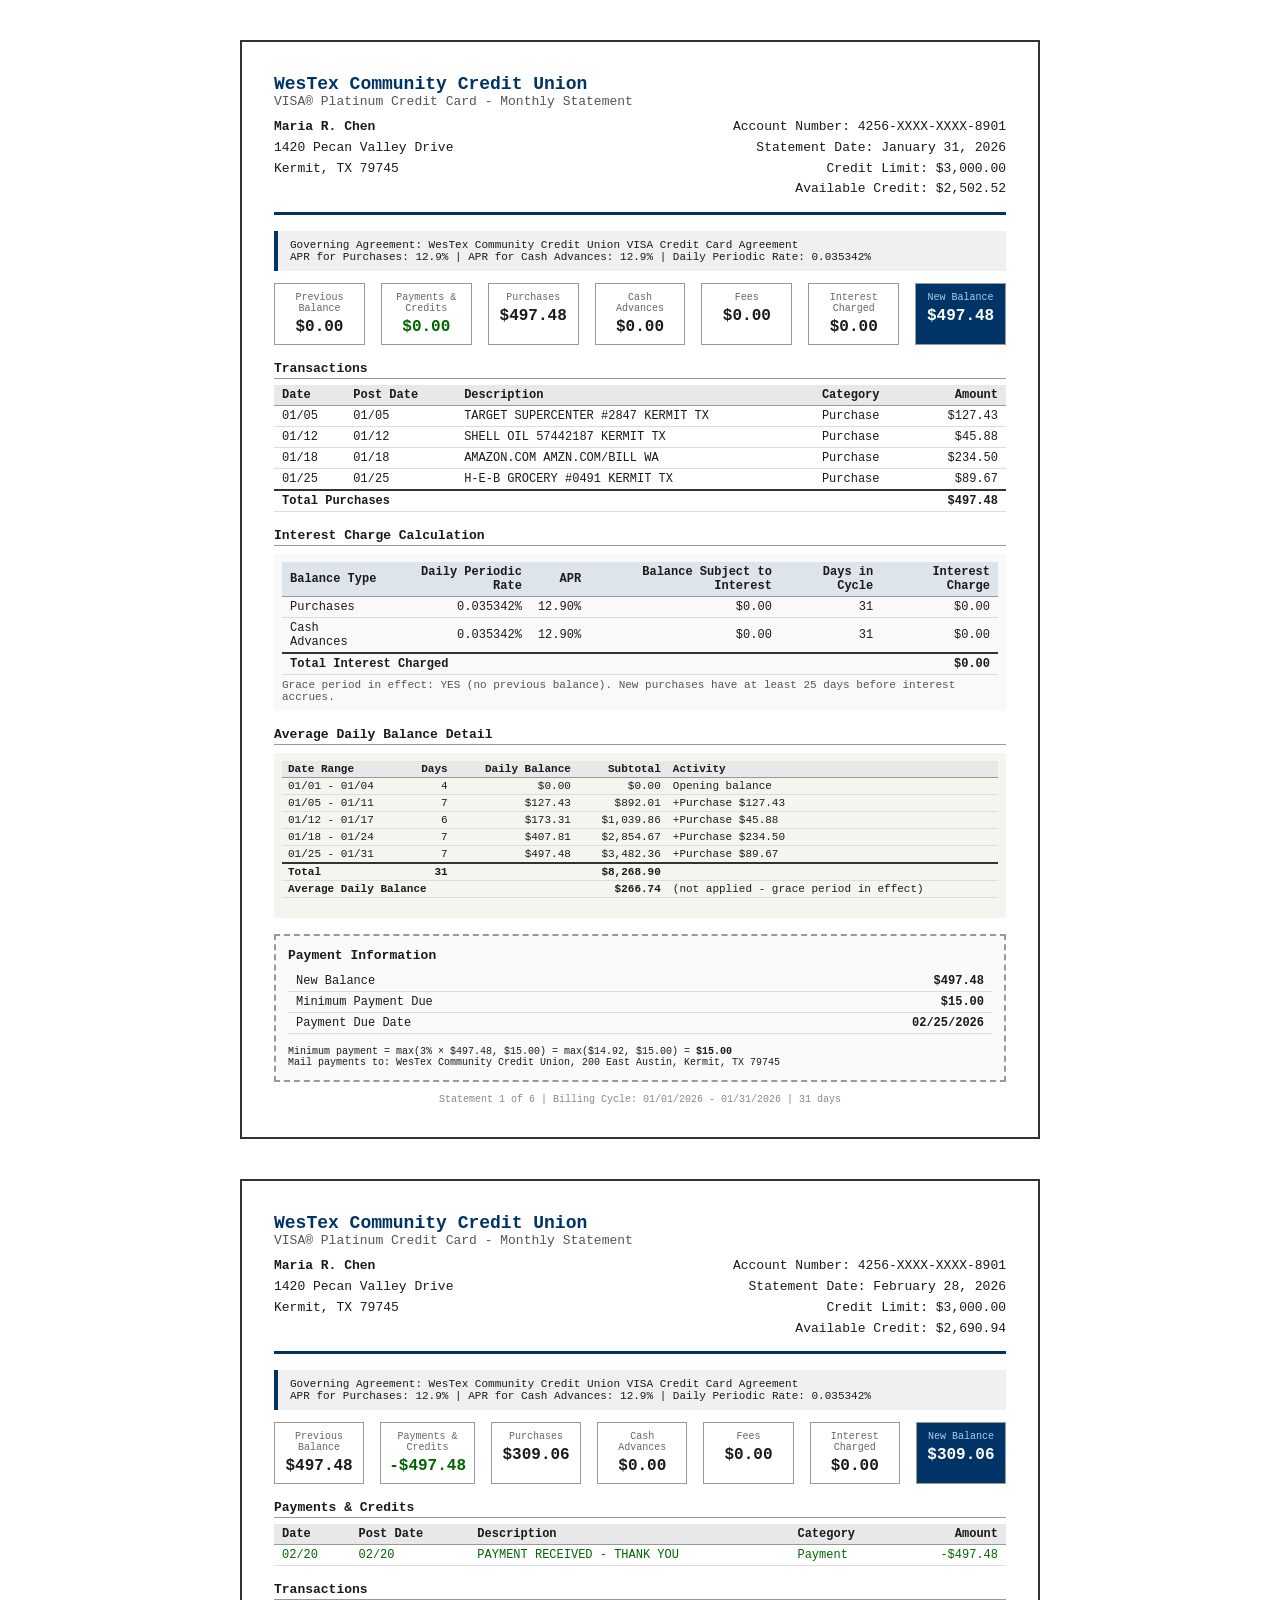
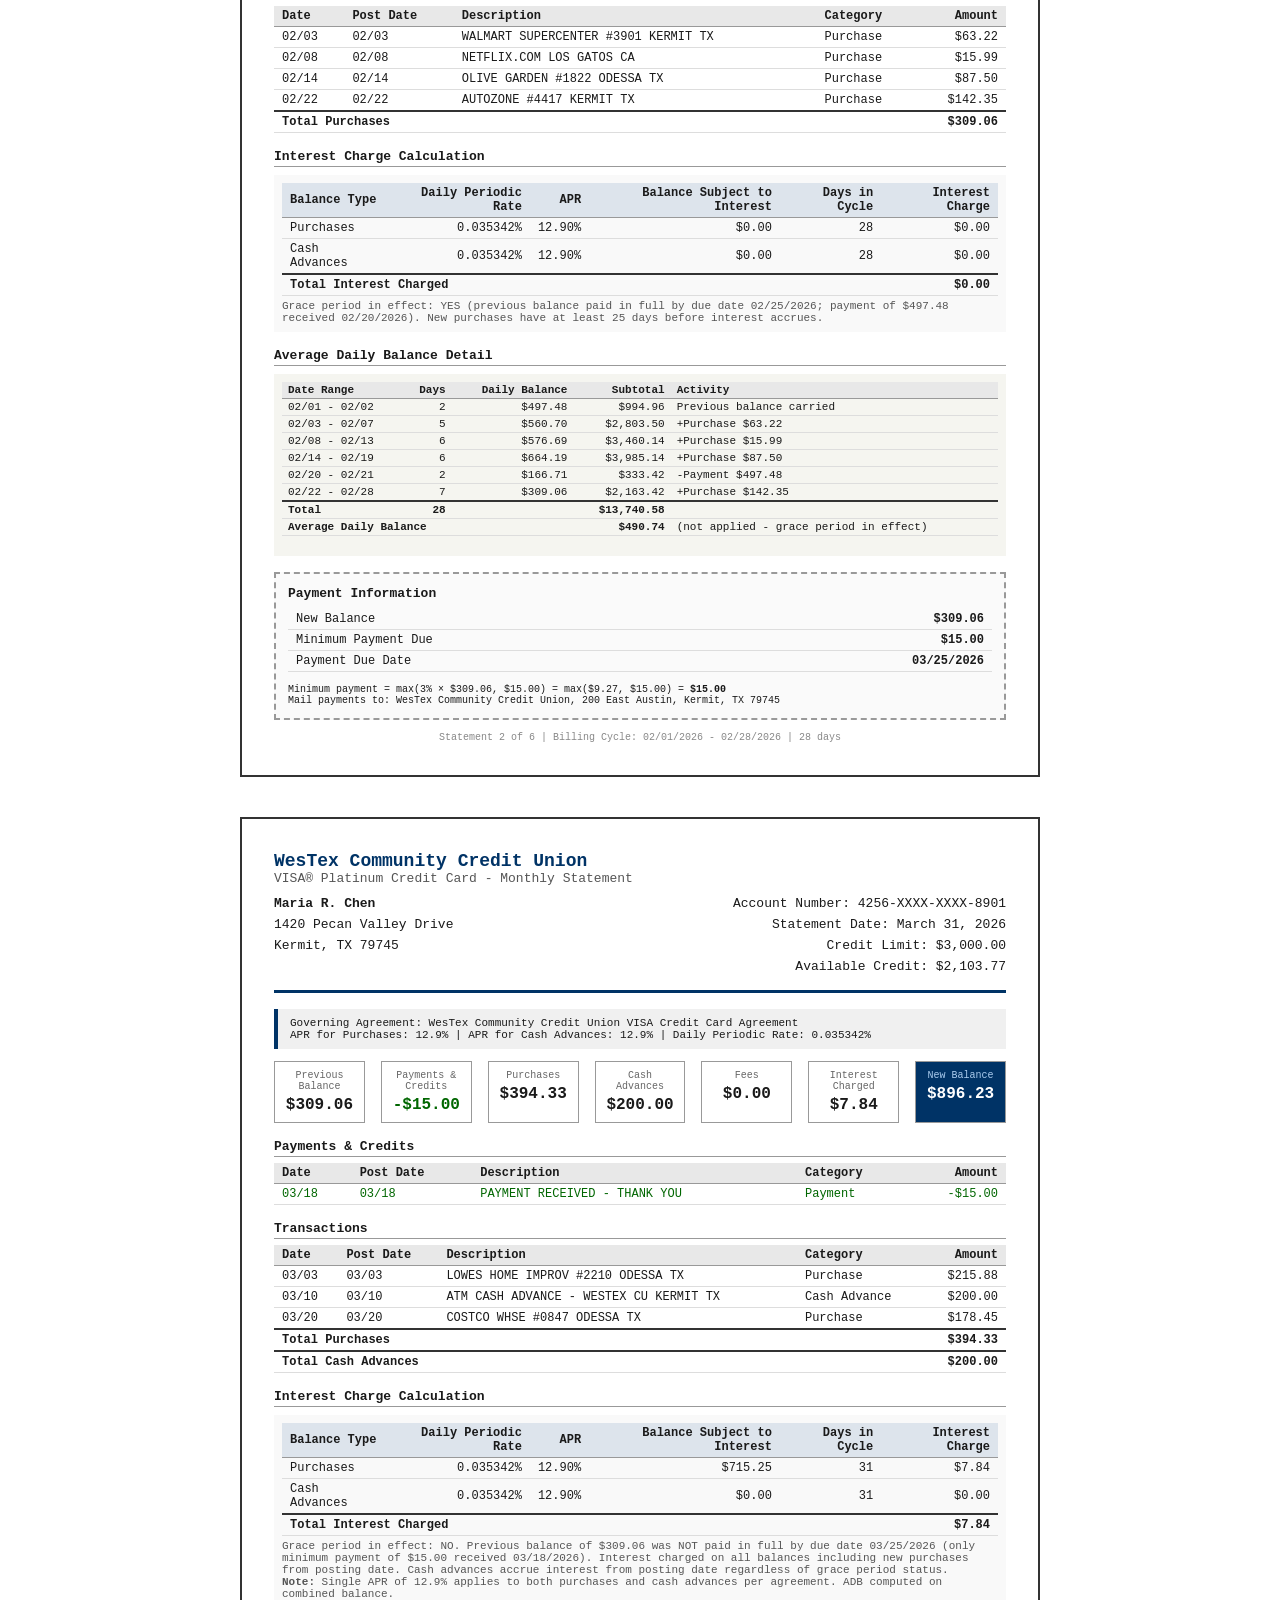
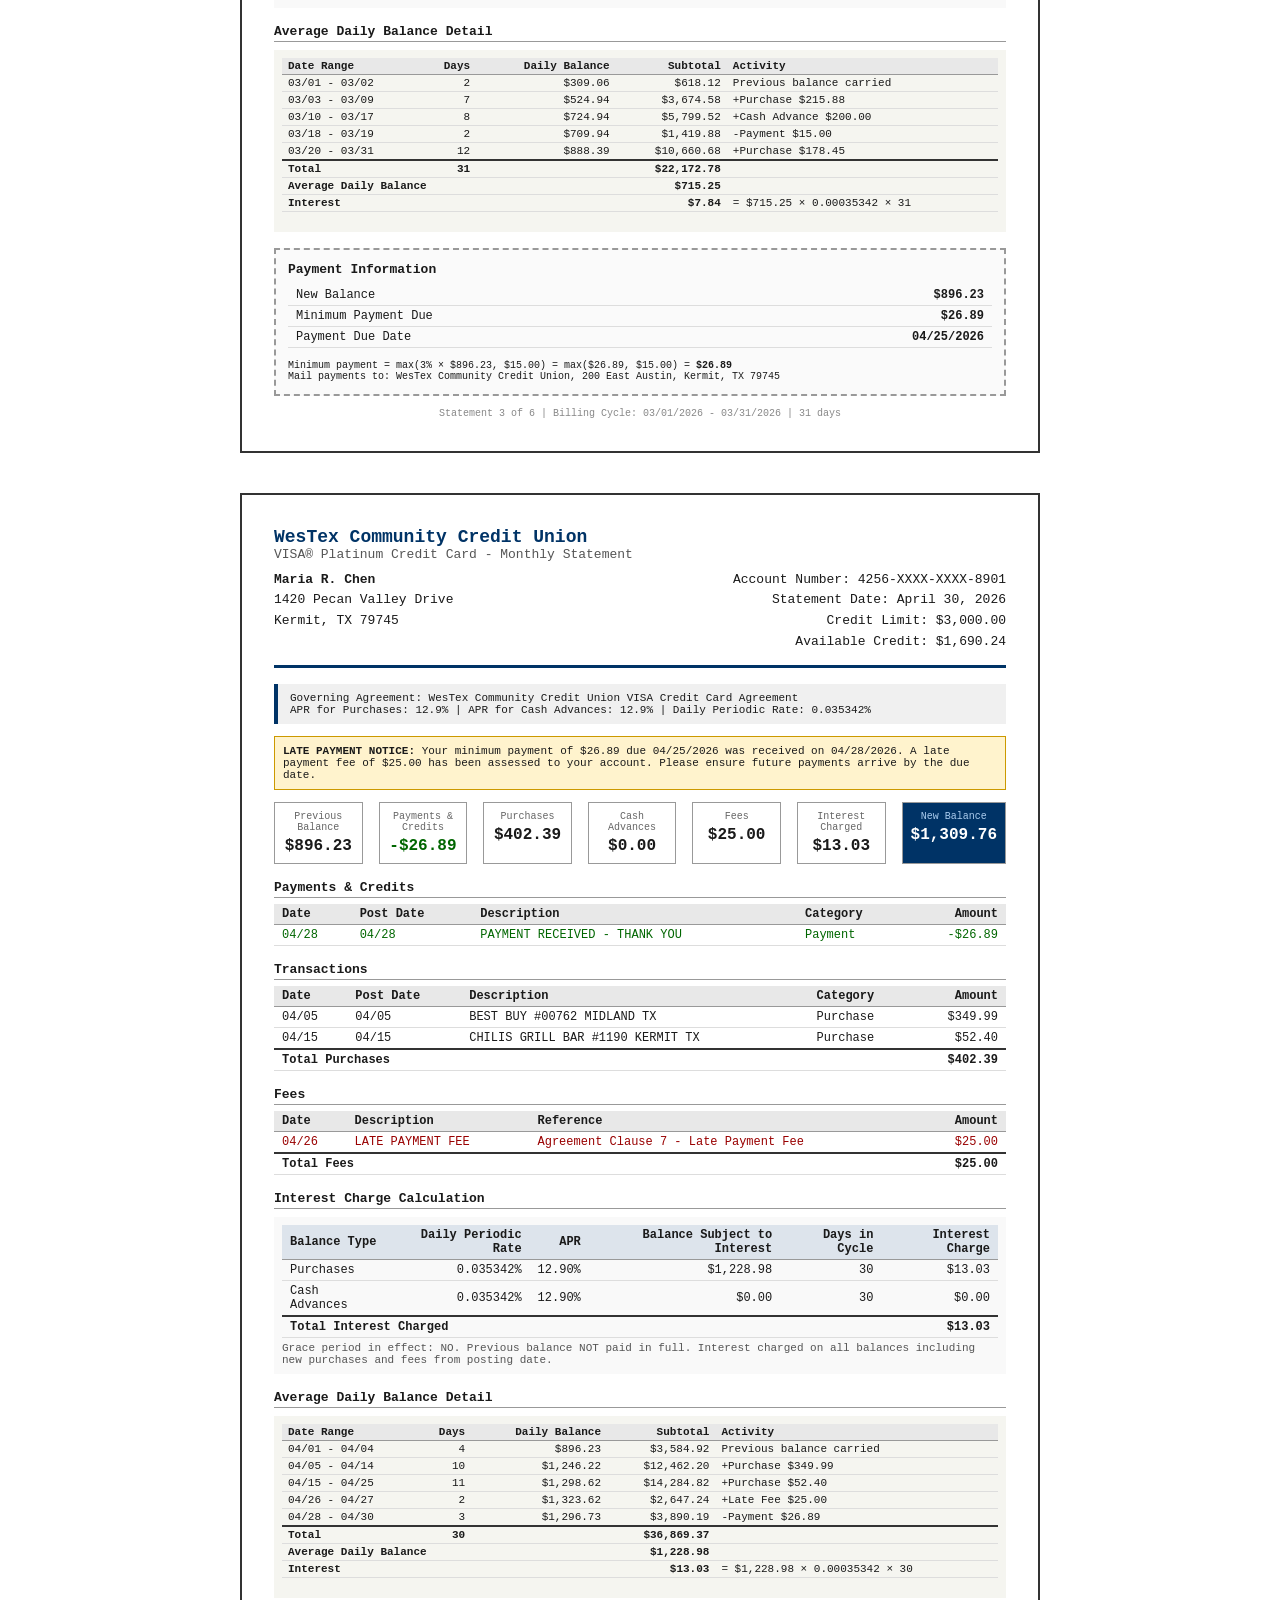
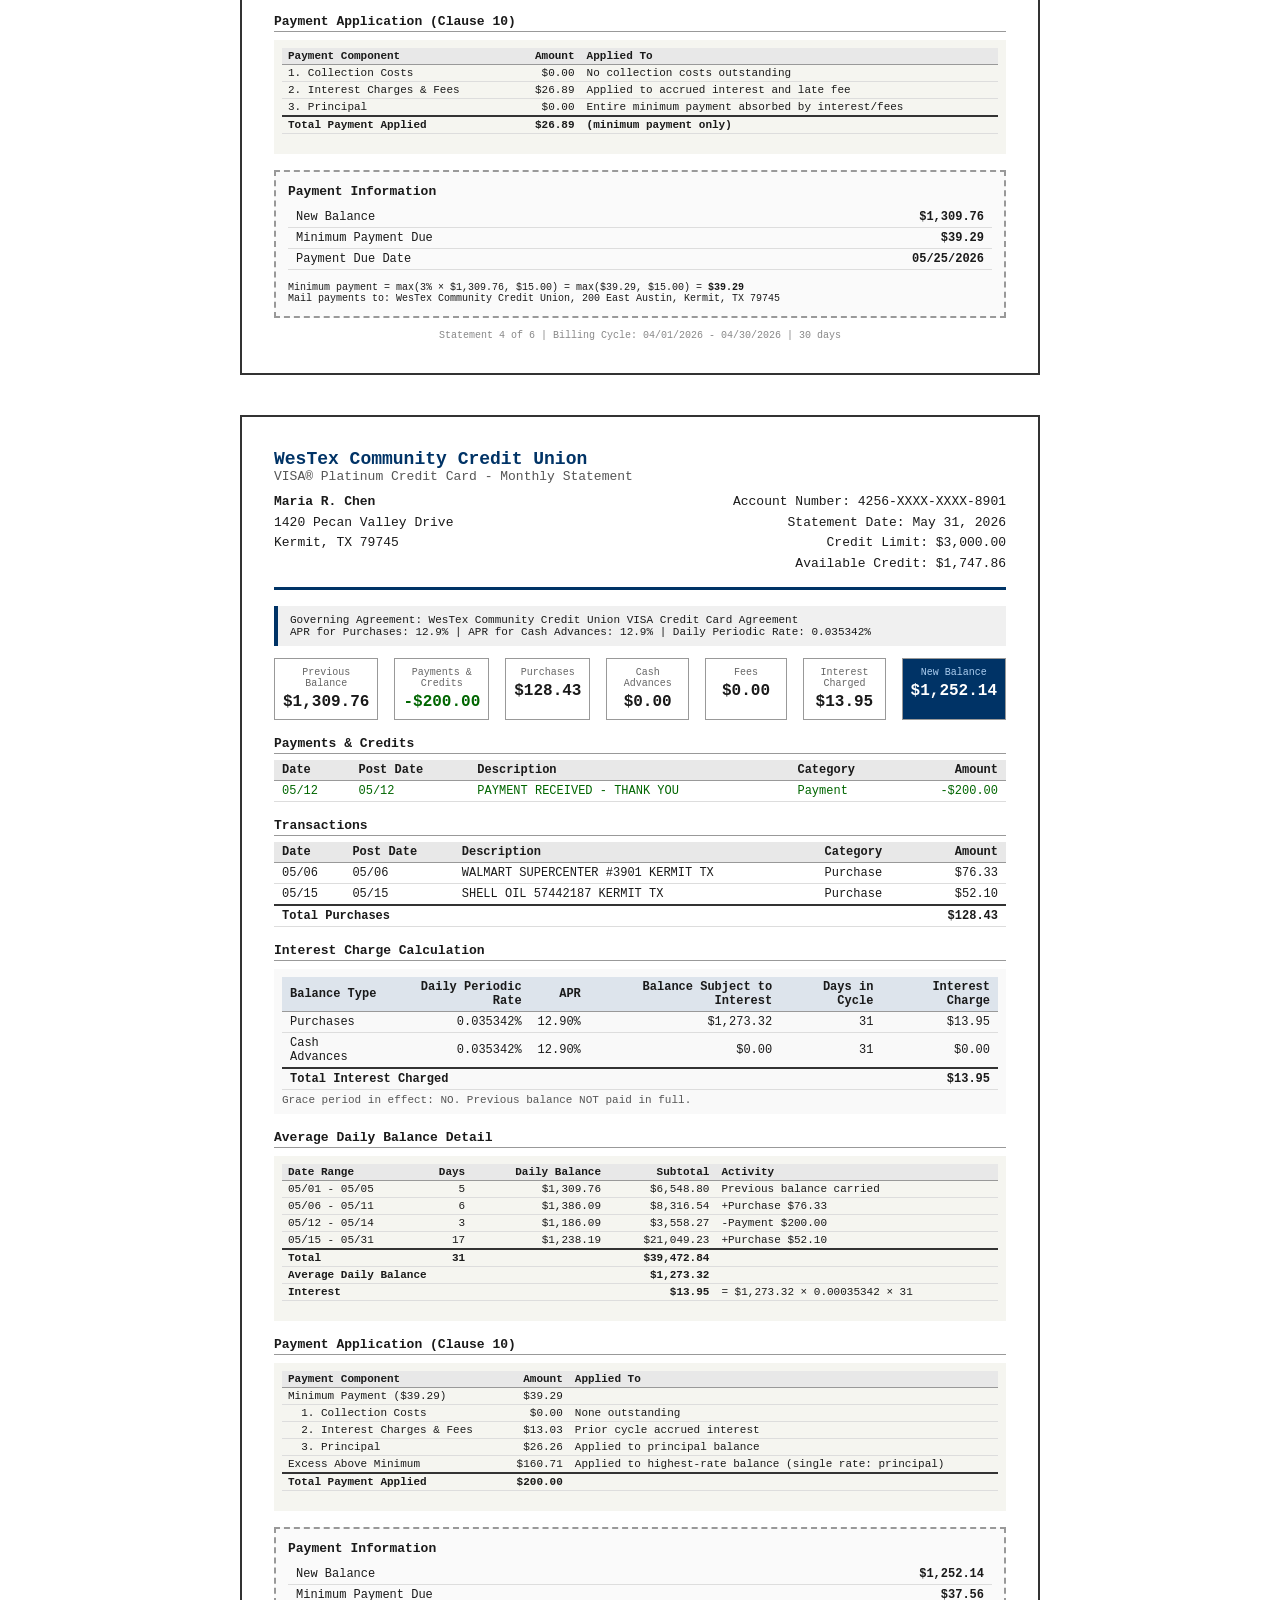
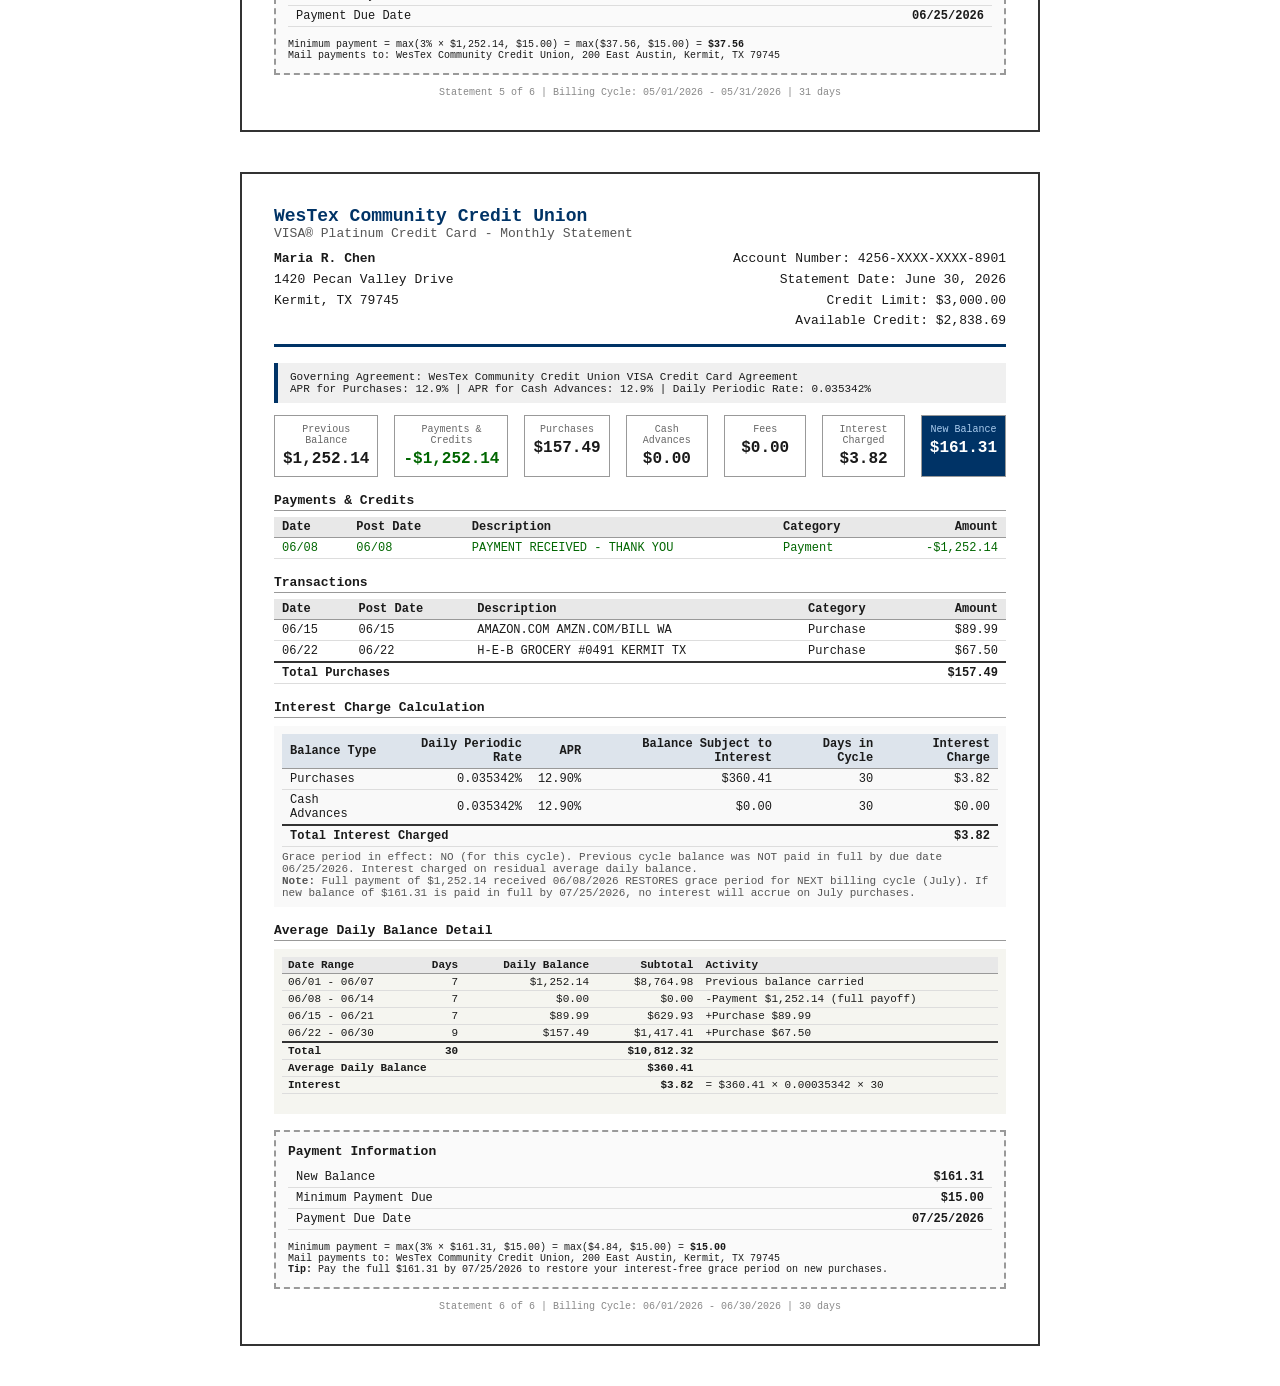
<file: fixtures/westex-visa-statements.html>
<!DOCTYPE html>
<html lang="en">
<head>
<meta charset="UTF-8">
<title>WesTex Community Credit Union - VISA Credit Card Statements</title>
<style>
  * { margin: 0; padding: 0; box-sizing: border-box; }
  body { font-family: 'Courier New', monospace; font-size: 13px; color: #1a1a1a; background: #fff; }

  .statement {
    max-width: 800px; margin: 40px auto; padding: 32px;
    border: 2px solid #333; page-break-after: always;
  }

  .header { border-bottom: 3px solid #003366; padding-bottom: 12px; margin-bottom: 16px; }
  .header h1 { font-size: 18px; color: #003366; }
  .header h2 { font-size: 13px; font-weight: normal; color: #555; }

  .account-info { display: flex; justify-content: space-between; margin-top: 8px; }
  .account-info div { line-height: 1.6; }

  .agreement-ref {
    background: #f0f0f0; padding: 8px 12px; margin: 12px 0;
    border-left: 4px solid #003366; font-size: 11px;
  }

  .section-label {
    font-weight: bold; font-size: 13px; margin: 16px 0 6px 0;
    border-bottom: 1px solid #999; padding-bottom: 2px;
  }

  table { width: 100%; border-collapse: collapse; margin-bottom: 12px; }
  th, td { text-align: left; padding: 3px 8px; font-size: 12px; }
  th { background: #e8e8e8; border-bottom: 1px solid #999; }
  td { border-bottom: 1px solid #ddd; }
  .amt { text-align: right; font-family: 'Courier New', monospace; }
  .total-row { font-weight: bold; border-top: 2px solid #333; }
  .negative { color: #006600; }
  .fee-row { color: #990000; }
  .warning { background: #fff3cd; padding: 8px; margin: 8px 0; border: 1px solid #cc9900; font-size: 11px; }

  .summary-box {
    display: flex; justify-content: space-between; gap: 16px; margin: 12px 0;
  }
  .summary-box .box {
    flex: 1; border: 1px solid #999; padding: 8px; text-align: center;
  }
  .summary-box .box .label { font-size: 10px; color: #666; }
  .summary-box .box .value { font-size: 16px; font-weight: bold; margin-top: 4px; }

  .interest-detail { background: #f9f9f9; padding: 8px; margin: 8px 0; }
  .interest-detail table { margin: 0; }
  .interest-detail th { background: #dde4ec; }

  .adb-detail { background: #f5f5f0; padding: 8px; margin: 8px 0; font-size: 11px; }
  .adb-detail table td, .adb-detail table th { font-size: 11px; padding: 2px 6px; }

  .payment-stub {
    border: 2px dashed #999; padding: 12px; margin-top: 16px;
    background: #fafafa;
  }
  .payment-stub h3 { font-size: 13px; margin-bottom: 8px; }

  .meta { font-size: 10px; color: #888; margin-top: 12px; text-align: center; }
</style>
</head>
<body>

<!--
  ============================================================
  WESTEX COMMUNITY CREDIT UNION - VISA CREDIT CARD STATEMENTS
  ============================================================
  Cardholder: Maria R. Chen
  Account:    4256-XXXX-XXXX-8901
  Credit Limit: $3,000.00
  APR: 12.9% (daily periodic rate: 0.035342%)
  Agreement: WesTex-VISA-credit-card-agreement.md

  AGREEMENT PARAMETERS (for runtime verification):
    annual_percentage_rate:  12.9
    daily_periodic_rate:     0.00035342
    minimum_payment_pct:     0.03
    minimum_payment_floor:   15.00
    grace_period_days:       25
    late_fee:                25.00
    returned_payment_fee:    25.00
    over_credit_limit_fee:   10.00
    card_replacement_fee:    5.00
    document_copy_fee:       2.00
    foreign_transaction_pct: 0.01
    interest_method:         average_daily_balance_including_current_transactions
    payment_waterfall_minimum: [collection_costs, interest_and_fees, principal]
    payment_waterfall_excess:  highest_rate_first

  SCENARIO SUMMARY (6 billing cycles):
    Cycle 1 (Jan): First use, grace period, no interest
    Cycle 2 (Feb): Paid in full, grace period continues
    Cycle 3 (Mar): Minimum payment only, cash advance, grace period lost
    Cycle 4 (Apr): Late payment, late fee assessed
    Cycle 5 (May): Larger payment toward paydown, still no grace period
    Cycle 6 (Jun): Pays in full, interest on residual ADB, grace period restored next cycle
  ============================================================
-->


<!-- ==================== STATEMENT 1: JANUARY 2026 ==================== -->
<div class="statement" id="stmt-2026-01">
  <div class="header">
    <h1>WesTex Community Credit Union</h1>
    <h2>VISA&reg; Platinum Credit Card - Monthly Statement</h2>
    <div class="account-info">
      <div>
        <strong>Maria R. Chen</strong><br>
        1420 Pecan Valley Drive<br>
        Kermit, TX 79745
      </div>
      <div style="text-align:right;">
        Account Number: 4256-XXXX-XXXX-8901<br>
        Statement Date: January 31, 2026<br>
        Credit Limit: $3,000.00<br>
        Available Credit: $2,502.52
      </div>
    </div>
  </div>

  <div class="agreement-ref">
    Governing Agreement: WesTex Community Credit Union VISA Credit Card Agreement<br>
    APR for Purchases: 12.9% | APR for Cash Advances: 12.9% | Daily Periodic Rate: 0.035342%
  </div>

  <div class="summary-box">
    <div class="box">
      <div class="label">Previous Balance</div>
      <div class="value">$0.00</div>
    </div>
    <div class="box">
      <div class="label">Payments &amp; Credits</div>
      <div class="value negative">$0.00</div>
    </div>
    <div class="box">
      <div class="label">Purchases</div>
      <div class="value">$497.48</div>
    </div>
    <div class="box">
      <div class="label">Cash Advances</div>
      <div class="value">$0.00</div>
    </div>
    <div class="box">
      <div class="label">Fees</div>
      <div class="value">$0.00</div>
    </div>
    <div class="box">
      <div class="label">Interest Charged</div>
      <div class="value">$0.00</div>
    </div>
    <div class="box" style="background:#003366; color:#fff;">
      <div class="label" style="color:#aaccee;">New Balance</div>
      <div class="value">$497.48</div>
    </div>
  </div>

  <div class="section-label">Transactions</div>
  <table>
    <thead>
      <tr><th>Date</th><th>Post Date</th><th>Description</th><th>Category</th><th class="amt">Amount</th></tr>
    </thead>
    <tbody>
      <tr><td>01/05</td><td>01/05</td><td>TARGET SUPERCENTER #2847 KERMIT TX</td><td>Purchase</td><td class="amt">$127.43</td></tr>
      <tr><td>01/12</td><td>01/12</td><td>SHELL OIL 57442187 KERMIT TX</td><td>Purchase</td><td class="amt">$45.88</td></tr>
      <tr><td>01/18</td><td>01/18</td><td>AMAZON.COM AMZN.COM/BILL WA</td><td>Purchase</td><td class="amt">$234.50</td></tr>
      <tr><td>01/25</td><td>01/25</td><td>H-E-B GROCERY #0491 KERMIT TX</td><td>Purchase</td><td class="amt">$89.67</td></tr>
    </tbody>
    <tfoot>
      <tr class="total-row"><td colspan="4">Total Purchases</td><td class="amt">$497.48</td></tr>
    </tfoot>
  </table>

  <div class="section-label">Interest Charge Calculation</div>
  <div class="interest-detail">
    <table>
      <thead>
        <tr><th>Balance Type</th><th class="amt">Daily Periodic Rate</th><th class="amt">APR</th><th class="amt">Balance Subject to Interest</th><th class="amt">Days in Cycle</th><th class="amt">Interest Charge</th></tr>
      </thead>
      <tbody>
        <tr><td>Purchases</td><td class="amt">0.035342%</td><td class="amt">12.90%</td><td class="amt">$0.00</td><td class="amt">31</td><td class="amt">$0.00</td></tr>
        <tr><td>Cash Advances</td><td class="amt">0.035342%</td><td class="amt">12.90%</td><td class="amt">$0.00</td><td class="amt">31</td><td class="amt">$0.00</td></tr>
      </tbody>
      <tfoot>
        <tr class="total-row"><td colspan="5">Total Interest Charged</td><td class="amt">$0.00</td></tr>
      </tfoot>
    </table>
    <p style="font-size:11px; margin-top:4px; color:#555;">
      Grace period in effect: YES (no previous balance). New purchases have at least 25 days before interest accrues.
    </p>
  </div>

  <div class="section-label">Average Daily Balance Detail</div>
  <div class="adb-detail">
    <table>
      <thead>
        <tr><th>Date Range</th><th class="amt">Days</th><th class="amt">Daily Balance</th><th class="amt">Subtotal</th><th>Activity</th></tr>
      </thead>
      <tbody>
        <tr><td>01/01 - 01/04</td><td class="amt">4</td><td class="amt">$0.00</td><td class="amt">$0.00</td><td>Opening balance</td></tr>
        <tr><td>01/05 - 01/11</td><td class="amt">7</td><td class="amt">$127.43</td><td class="amt">$892.01</td><td>+Purchase $127.43</td></tr>
        <tr><td>01/12 - 01/17</td><td class="amt">6</td><td class="amt">$173.31</td><td class="amt">$1,039.86</td><td>+Purchase $45.88</td></tr>
        <tr><td>01/18 - 01/24</td><td class="amt">7</td><td class="amt">$407.81</td><td class="amt">$2,854.67</td><td>+Purchase $234.50</td></tr>
        <tr><td>01/25 - 01/31</td><td class="amt">7</td><td class="amt">$497.48</td><td class="amt">$3,482.36</td><td>+Purchase $89.67</td></tr>
      </tbody>
      <tfoot>
        <tr class="total-row"><td>Total</td><td class="amt">31</td><td></td><td class="amt">$8,268.90</td><td></td></tr>
        <tr><td colspan="3"><strong>Average Daily Balance</strong></td><td class="amt"><strong>$266.74</strong></td><td>(not applied - grace period in effect)</td></tr>
      </tfoot>
    </table>
  </div>

  <div class="payment-stub">
    <h3>Payment Information</h3>
    <table>
      <tr><td>New Balance</td><td class="amt"><strong>$497.48</strong></td></tr>
      <tr><td>Minimum Payment Due</td><td class="amt"><strong>$15.00</strong></td></tr>
      <tr><td>Payment Due Date</td><td class="amt"><strong>02/25/2026</strong></td></tr>
    </table>
    <p style="font-size:10px; margin-top:6px;">
      Minimum payment = max(3% &times; $497.48, $15.00) = max($14.92, $15.00) = <strong>$15.00</strong><br>
      Mail payments to: WesTex Community Credit Union, 200 East Austin, Kermit, TX 79745
    </p>
  </div>
  <div class="meta">Statement 1 of 6 | Billing Cycle: 01/01/2026 - 01/31/2026 | 31 days</div>
</div>


<!-- ==================== STATEMENT 2: FEBRUARY 2026 ==================== -->
<div class="statement" id="stmt-2026-02">
  <div class="header">
    <h1>WesTex Community Credit Union</h1>
    <h2>VISA&reg; Platinum Credit Card - Monthly Statement</h2>
    <div class="account-info">
      <div>
        <strong>Maria R. Chen</strong><br>
        1420 Pecan Valley Drive<br>
        Kermit, TX 79745
      </div>
      <div style="text-align:right;">
        Account Number: 4256-XXXX-XXXX-8901<br>
        Statement Date: February 28, 2026<br>
        Credit Limit: $3,000.00<br>
        Available Credit: $2,690.94
      </div>
    </div>
  </div>

  <div class="agreement-ref">
    Governing Agreement: WesTex Community Credit Union VISA Credit Card Agreement<br>
    APR for Purchases: 12.9% | APR for Cash Advances: 12.9% | Daily Periodic Rate: 0.035342%
  </div>

  <div class="summary-box">
    <div class="box">
      <div class="label">Previous Balance</div>
      <div class="value">$497.48</div>
    </div>
    <div class="box">
      <div class="label">Payments &amp; Credits</div>
      <div class="value negative">-$497.48</div>
    </div>
    <div class="box">
      <div class="label">Purchases</div>
      <div class="value">$309.06</div>
    </div>
    <div class="box">
      <div class="label">Cash Advances</div>
      <div class="value">$0.00</div>
    </div>
    <div class="box">
      <div class="label">Fees</div>
      <div class="value">$0.00</div>
    </div>
    <div class="box">
      <div class="label">Interest Charged</div>
      <div class="value">$0.00</div>
    </div>
    <div class="box" style="background:#003366; color:#fff;">
      <div class="label" style="color:#aaccee;">New Balance</div>
      <div class="value">$309.06</div>
    </div>
  </div>

  <div class="section-label">Payments &amp; Credits</div>
  <table>
    <thead>
      <tr><th>Date</th><th>Post Date</th><th>Description</th><th>Category</th><th class="amt">Amount</th></tr>
    </thead>
    <tbody>
      <tr class="negative"><td>02/20</td><td>02/20</td><td>PAYMENT RECEIVED - THANK YOU</td><td>Payment</td><td class="amt">-$497.48</td></tr>
    </tbody>
  </table>

  <div class="section-label">Transactions</div>
  <table>
    <thead>
      <tr><th>Date</th><th>Post Date</th><th>Description</th><th>Category</th><th class="amt">Amount</th></tr>
    </thead>
    <tbody>
      <tr><td>02/03</td><td>02/03</td><td>WALMART SUPERCENTER #3901 KERMIT TX</td><td>Purchase</td><td class="amt">$63.22</td></tr>
      <tr><td>02/08</td><td>02/08</td><td>NETFLIX.COM LOS GATOS CA</td><td>Purchase</td><td class="amt">$15.99</td></tr>
      <tr><td>02/14</td><td>02/14</td><td>OLIVE GARDEN #1822 ODESSA TX</td><td>Purchase</td><td class="amt">$87.50</td></tr>
      <tr><td>02/22</td><td>02/22</td><td>AUTOZONE #4417 KERMIT TX</td><td>Purchase</td><td class="amt">$142.35</td></tr>
    </tbody>
    <tfoot>
      <tr class="total-row"><td colspan="4">Total Purchases</td><td class="amt">$309.06</td></tr>
    </tfoot>
  </table>

  <div class="section-label">Interest Charge Calculation</div>
  <div class="interest-detail">
    <table>
      <thead>
        <tr><th>Balance Type</th><th class="amt">Daily Periodic Rate</th><th class="amt">APR</th><th class="amt">Balance Subject to Interest</th><th class="amt">Days in Cycle</th><th class="amt">Interest Charge</th></tr>
      </thead>
      <tbody>
        <tr><td>Purchases</td><td class="amt">0.035342%</td><td class="amt">12.90%</td><td class="amt">$0.00</td><td class="amt">28</td><td class="amt">$0.00</td></tr>
        <tr><td>Cash Advances</td><td class="amt">0.035342%</td><td class="amt">12.90%</td><td class="amt">$0.00</td><td class="amt">28</td><td class="amt">$0.00</td></tr>
      </tbody>
      <tfoot>
        <tr class="total-row"><td colspan="5">Total Interest Charged</td><td class="amt">$0.00</td></tr>
      </tfoot>
    </table>
    <p style="font-size:11px; margin-top:4px; color:#555;">
      Grace period in effect: YES (previous balance paid in full by due date 02/25/2026; payment of $497.48 received 02/20/2026).
      New purchases have at least 25 days before interest accrues.
    </p>
  </div>

  <div class="section-label">Average Daily Balance Detail</div>
  <div class="adb-detail">
    <table>
      <thead>
        <tr><th>Date Range</th><th class="amt">Days</th><th class="amt">Daily Balance</th><th class="amt">Subtotal</th><th>Activity</th></tr>
      </thead>
      <tbody>
        <tr><td>02/01 - 02/02</td><td class="amt">2</td><td class="amt">$497.48</td><td class="amt">$994.96</td><td>Previous balance carried</td></tr>
        <tr><td>02/03 - 02/07</td><td class="amt">5</td><td class="amt">$560.70</td><td class="amt">$2,803.50</td><td>+Purchase $63.22</td></tr>
        <tr><td>02/08 - 02/13</td><td class="amt">6</td><td class="amt">$576.69</td><td class="amt">$3,460.14</td><td>+Purchase $15.99</td></tr>
        <tr><td>02/14 - 02/19</td><td class="amt">6</td><td class="amt">$664.19</td><td class="amt">$3,985.14</td><td>+Purchase $87.50</td></tr>
        <tr><td>02/20 - 02/21</td><td class="amt">2</td><td class="amt">$166.71</td><td class="amt">$333.42</td><td>-Payment $497.48</td></tr>
        <tr><td>02/22 - 02/28</td><td class="amt">7</td><td class="amt">$309.06</td><td class="amt">$2,163.42</td><td>+Purchase $142.35</td></tr>
      </tbody>
      <tfoot>
        <tr class="total-row"><td>Total</td><td class="amt">28</td><td></td><td class="amt">$13,740.58</td><td></td></tr>
        <tr><td colspan="3"><strong>Average Daily Balance</strong></td><td class="amt"><strong>$490.74</strong></td><td>(not applied - grace period in effect)</td></tr>
      </tfoot>
    </table>
  </div>

  <div class="payment-stub">
    <h3>Payment Information</h3>
    <table>
      <tr><td>New Balance</td><td class="amt"><strong>$309.06</strong></td></tr>
      <tr><td>Minimum Payment Due</td><td class="amt"><strong>$15.00</strong></td></tr>
      <tr><td>Payment Due Date</td><td class="amt"><strong>03/25/2026</strong></td></tr>
    </table>
    <p style="font-size:10px; margin-top:6px;">
      Minimum payment = max(3% &times; $309.06, $15.00) = max($9.27, $15.00) = <strong>$15.00</strong><br>
      Mail payments to: WesTex Community Credit Union, 200 East Austin, Kermit, TX 79745
    </p>
  </div>
  <div class="meta">Statement 2 of 6 | Billing Cycle: 02/01/2026 - 02/28/2026 | 28 days</div>
</div>


<!-- ==================== STATEMENT 3: MARCH 2026 ==================== -->
<!--
  KEY SCENARIO: Minimum payment only ($15.00). Grace period LOST.
  Cash advance of $200.00 on 03/10 (interest from posting date).
  Interest now charged on all balances using ADB method.

  ADB Calculation:
    03/01-03/02:  $309.06 x 2  = $618.12
    03/03-03/09:  $524.94 x 7  = $3,674.58   (+Purchase $215.88)
    03/10-03/17:  $724.94 x 8  = $5,799.52   (+Cash Advance $200.00)
    03/18-03/19:  $709.94 x 2  = $1,419.88   (-Payment $15.00)
    03/20-03/31:  $888.39 x 12 = $10,660.68  (+Purchase $178.45)
    Sum = $22,172.78 / 31 days = $715.25
    Interest = $715.25 x 0.00035342 x 31 = $7.84
-->
<div class="statement" id="stmt-2026-03">
  <div class="header">
    <h1>WesTex Community Credit Union</h1>
    <h2>VISA&reg; Platinum Credit Card - Monthly Statement</h2>
    <div class="account-info">
      <div>
        <strong>Maria R. Chen</strong><br>
        1420 Pecan Valley Drive<br>
        Kermit, TX 79745
      </div>
      <div style="text-align:right;">
        Account Number: 4256-XXXX-XXXX-8901<br>
        Statement Date: March 31, 2026<br>
        Credit Limit: $3,000.00<br>
        Available Credit: $2,103.77
      </div>
    </div>
  </div>

  <div class="agreement-ref">
    Governing Agreement: WesTex Community Credit Union VISA Credit Card Agreement<br>
    APR for Purchases: 12.9% | APR for Cash Advances: 12.9% | Daily Periodic Rate: 0.035342%
  </div>

  <div class="summary-box">
    <div class="box">
      <div class="label">Previous Balance</div>
      <div class="value">$309.06</div>
    </div>
    <div class="box">
      <div class="label">Payments &amp; Credits</div>
      <div class="value negative">-$15.00</div>
    </div>
    <div class="box">
      <div class="label">Purchases</div>
      <div class="value">$394.33</div>
    </div>
    <div class="box">
      <div class="label">Cash Advances</div>
      <div class="value">$200.00</div>
    </div>
    <div class="box">
      <div class="label">Fees</div>
      <div class="value">$0.00</div>
    </div>
    <div class="box">
      <div class="label">Interest Charged</div>
      <div class="value">$7.84</div>
    </div>
    <div class="box" style="background:#003366; color:#fff;">
      <div class="label" style="color:#aaccee;">New Balance</div>
      <div class="value">$896.23</div>
    </div>
  </div>

  <div class="section-label">Payments &amp; Credits</div>
  <table>
    <thead>
      <tr><th>Date</th><th>Post Date</th><th>Description</th><th>Category</th><th class="amt">Amount</th></tr>
    </thead>
    <tbody>
      <tr class="negative"><td>03/18</td><td>03/18</td><td>PAYMENT RECEIVED - THANK YOU</td><td>Payment</td><td class="amt">-$15.00</td></tr>
    </tbody>
  </table>

  <div class="section-label">Transactions</div>
  <table>
    <thead>
      <tr><th>Date</th><th>Post Date</th><th>Description</th><th>Category</th><th class="amt">Amount</th></tr>
    </thead>
    <tbody>
      <tr><td>03/03</td><td>03/03</td><td>LOWES HOME IMPROV #2210 ODESSA TX</td><td>Purchase</td><td class="amt">$215.88</td></tr>
      <tr><td>03/10</td><td>03/10</td><td>ATM CASH ADVANCE - WESTEX CU KERMIT TX</td><td>Cash Advance</td><td class="amt">$200.00</td></tr>
      <tr><td>03/20</td><td>03/20</td><td>COSTCO WHSE #0847 ODESSA TX</td><td>Purchase</td><td class="amt">$178.45</td></tr>
    </tbody>
    <tfoot>
      <tr class="total-row"><td colspan="4">Total Purchases</td><td class="amt">$394.33</td></tr>
      <tr class="total-row"><td colspan="4">Total Cash Advances</td><td class="amt">$200.00</td></tr>
    </tfoot>
  </table>

  <div class="section-label">Interest Charge Calculation</div>
  <div class="interest-detail">
    <table>
      <thead>
        <tr><th>Balance Type</th><th class="amt">Daily Periodic Rate</th><th class="amt">APR</th><th class="amt">Balance Subject to Interest</th><th class="amt">Days in Cycle</th><th class="amt">Interest Charge</th></tr>
      </thead>
      <tbody>
        <tr><td>Purchases</td><td class="amt">0.035342%</td><td class="amt">12.90%</td><td class="amt">$715.25</td><td class="amt">31</td><td class="amt">$7.84</td></tr>
        <tr><td>Cash Advances</td><td class="amt">0.035342%</td><td class="amt">12.90%</td><td class="amt">$0.00</td><td class="amt">31</td><td class="amt">$0.00</td></tr>
      </tbody>
      <tfoot>
        <tr class="total-row"><td colspan="5">Total Interest Charged</td><td class="amt">$7.84</td></tr>
      </tfoot>
    </table>
    <p style="font-size:11px; margin-top:4px; color:#555;">
      Grace period in effect: NO. Previous balance of $309.06 was NOT paid in full by due date 03/25/2026
      (only minimum payment of $15.00 received 03/18/2026). Interest charged on all balances including new purchases
      from posting date. Cash advances accrue interest from posting date regardless of grace period status.<br>
      <strong>Note:</strong> Single APR of 12.9% applies to both purchases and cash advances per agreement. ADB computed on combined balance.
    </p>
  </div>

  <div class="section-label">Average Daily Balance Detail</div>
  <div class="adb-detail">
    <table>
      <thead>
        <tr><th>Date Range</th><th class="amt">Days</th><th class="amt">Daily Balance</th><th class="amt">Subtotal</th><th>Activity</th></tr>
      </thead>
      <tbody>
        <tr><td>03/01 - 03/02</td><td class="amt">2</td><td class="amt">$309.06</td><td class="amt">$618.12</td><td>Previous balance carried</td></tr>
        <tr><td>03/03 - 03/09</td><td class="amt">7</td><td class="amt">$524.94</td><td class="amt">$3,674.58</td><td>+Purchase $215.88</td></tr>
        <tr><td>03/10 - 03/17</td><td class="amt">8</td><td class="amt">$724.94</td><td class="amt">$5,799.52</td><td>+Cash Advance $200.00</td></tr>
        <tr><td>03/18 - 03/19</td><td class="amt">2</td><td class="amt">$709.94</td><td class="amt">$1,419.88</td><td>-Payment $15.00</td></tr>
        <tr><td>03/20 - 03/31</td><td class="amt">12</td><td class="amt">$888.39</td><td class="amt">$10,660.68</td><td>+Purchase $178.45</td></tr>
      </tbody>
      <tfoot>
        <tr class="total-row"><td>Total</td><td class="amt">31</td><td></td><td class="amt">$22,172.78</td><td></td></tr>
        <tr><td colspan="3"><strong>Average Daily Balance</strong></td><td class="amt"><strong>$715.25</strong></td><td></td></tr>
        <tr><td colspan="3"><strong>Interest</strong></td><td class="amt"><strong>$7.84</strong></td><td>= $715.25 &times; 0.00035342 &times; 31</td></tr>
      </tfoot>
    </table>
  </div>

  <div class="payment-stub">
    <h3>Payment Information</h3>
    <table>
      <tr><td>New Balance</td><td class="amt"><strong>$896.23</strong></td></tr>
      <tr><td>Minimum Payment Due</td><td class="amt"><strong>$26.89</strong></td></tr>
      <tr><td>Payment Due Date</td><td class="amt"><strong>04/25/2026</strong></td></tr>
    </table>
    <p style="font-size:10px; margin-top:6px;">
      Minimum payment = max(3% &times; $896.23, $15.00) = max($26.89, $15.00) = <strong>$26.89</strong><br>
      Mail payments to: WesTex Community Credit Union, 200 East Austin, Kermit, TX 79745
    </p>
  </div>
  <div class="meta">Statement 3 of 6 | Billing Cycle: 03/01/2026 - 03/31/2026 | 31 days</div>
</div>


<!-- ==================== STATEMENT 4: APRIL 2026 ==================== -->
<!--
  KEY SCENARIO: LATE PAYMENT. Payment of $26.89 received 04/28, three days
  past due date of 04/25. Late fee of $25.00 assessed on 04/26.

  ADB Calculation:
    04/01-04/04:  $896.23  x 4  = $3,584.92
    04/05-04/14:  $1,246.22 x 10 = $12,462.20   (+Purchase $349.99)
    04/15-04/25:  $1,298.62 x 11 = $14,284.82   (+Purchase $52.40)
    04/26-04/27:  $1,323.62 x 2  = $2,647.24    (+Late Fee $25.00)
    04/28-04/30:  $1,296.73 x 3  = $3,890.19    (-Payment $26.89)
    Sum = $36,869.37 / 30 days = $1,228.98
    Interest = $1,228.98 x 0.00035342 x 30 = $13.03
-->
<div class="statement" id="stmt-2026-04">
  <div class="header">
    <h1>WesTex Community Credit Union</h1>
    <h2>VISA&reg; Platinum Credit Card - Monthly Statement</h2>
    <div class="account-info">
      <div>
        <strong>Maria R. Chen</strong><br>
        1420 Pecan Valley Drive<br>
        Kermit, TX 79745
      </div>
      <div style="text-align:right;">
        Account Number: 4256-XXXX-XXXX-8901<br>
        Statement Date: April 30, 2026<br>
        Credit Limit: $3,000.00<br>
        Available Credit: $1,690.24
      </div>
    </div>
  </div>

  <div class="agreement-ref">
    Governing Agreement: WesTex Community Credit Union VISA Credit Card Agreement<br>
    APR for Purchases: 12.9% | APR for Cash Advances: 12.9% | Daily Periodic Rate: 0.035342%
  </div>

  <div class="warning">
    <strong>LATE PAYMENT NOTICE:</strong> Your minimum payment of $26.89 due 04/25/2026 was received on 04/28/2026.
    A late payment fee of $25.00 has been assessed to your account. Please ensure future payments arrive by the due date.
  </div>

  <div class="summary-box">
    <div class="box">
      <div class="label">Previous Balance</div>
      <div class="value">$896.23</div>
    </div>
    <div class="box">
      <div class="label">Payments &amp; Credits</div>
      <div class="value negative">-$26.89</div>
    </div>
    <div class="box">
      <div class="label">Purchases</div>
      <div class="value">$402.39</div>
    </div>
    <div class="box">
      <div class="label">Cash Advances</div>
      <div class="value">$0.00</div>
    </div>
    <div class="box">
      <div class="label">Fees</div>
      <div class="value">$25.00</div>
    </div>
    <div class="box">
      <div class="label">Interest Charged</div>
      <div class="value">$13.03</div>
    </div>
    <div class="box" style="background:#003366; color:#fff;">
      <div class="label" style="color:#aaccee;">New Balance</div>
      <div class="value">$1,309.76</div>
    </div>
  </div>

  <div class="section-label">Payments &amp; Credits</div>
  <table>
    <thead>
      <tr><th>Date</th><th>Post Date</th><th>Description</th><th>Category</th><th class="amt">Amount</th></tr>
    </thead>
    <tbody>
      <tr class="negative"><td>04/28</td><td>04/28</td><td>PAYMENT RECEIVED - THANK YOU</td><td>Payment</td><td class="amt">-$26.89</td></tr>
    </tbody>
  </table>

  <div class="section-label">Transactions</div>
  <table>
    <thead>
      <tr><th>Date</th><th>Post Date</th><th>Description</th><th>Category</th><th class="amt">Amount</th></tr>
    </thead>
    <tbody>
      <tr><td>04/05</td><td>04/05</td><td>BEST BUY #00762 MIDLAND TX</td><td>Purchase</td><td class="amt">$349.99</td></tr>
      <tr><td>04/15</td><td>04/15</td><td>CHILIS GRILL BAR #1190 KERMIT TX</td><td>Purchase</td><td class="amt">$52.40</td></tr>
    </tbody>
    <tfoot>
      <tr class="total-row"><td colspan="4">Total Purchases</td><td class="amt">$402.39</td></tr>
    </tfoot>
  </table>

  <div class="section-label">Fees</div>
  <table>
    <thead>
      <tr><th>Date</th><th>Description</th><th>Reference</th><th class="amt">Amount</th></tr>
    </thead>
    <tbody>
      <tr class="fee-row"><td>04/26</td><td>LATE PAYMENT FEE</td><td>Agreement Clause 7 - Late Payment Fee</td><td class="amt">$25.00</td></tr>
    </tbody>
    <tfoot>
      <tr class="total-row"><td colspan="3">Total Fees</td><td class="amt">$25.00</td></tr>
    </tfoot>
  </table>

  <div class="section-label">Interest Charge Calculation</div>
  <div class="interest-detail">
    <table>
      <thead>
        <tr><th>Balance Type</th><th class="amt">Daily Periodic Rate</th><th class="amt">APR</th><th class="amt">Balance Subject to Interest</th><th class="amt">Days in Cycle</th><th class="amt">Interest Charge</th></tr>
      </thead>
      <tbody>
        <tr><td>Purchases</td><td class="amt">0.035342%</td><td class="amt">12.90%</td><td class="amt">$1,228.98</td><td class="amt">30</td><td class="amt">$13.03</td></tr>
        <tr><td>Cash Advances</td><td class="amt">0.035342%</td><td class="amt">12.90%</td><td class="amt">$0.00</td><td class="amt">30</td><td class="amt">$0.00</td></tr>
      </tbody>
      <tfoot>
        <tr class="total-row"><td colspan="5">Total Interest Charged</td><td class="amt">$13.03</td></tr>
      </tfoot>
    </table>
    <p style="font-size:11px; margin-top:4px; color:#555;">
      Grace period in effect: NO. Previous balance NOT paid in full. Interest charged on all balances including new purchases and fees from posting date.
    </p>
  </div>

  <div class="section-label">Average Daily Balance Detail</div>
  <div class="adb-detail">
    <table>
      <thead>
        <tr><th>Date Range</th><th class="amt">Days</th><th class="amt">Daily Balance</th><th class="amt">Subtotal</th><th>Activity</th></tr>
      </thead>
      <tbody>
        <tr><td>04/01 - 04/04</td><td class="amt">4</td><td class="amt">$896.23</td><td class="amt">$3,584.92</td><td>Previous balance carried</td></tr>
        <tr><td>04/05 - 04/14</td><td class="amt">10</td><td class="amt">$1,246.22</td><td class="amt">$12,462.20</td><td>+Purchase $349.99</td></tr>
        <tr><td>04/15 - 04/25</td><td class="amt">11</td><td class="amt">$1,298.62</td><td class="amt">$14,284.82</td><td>+Purchase $52.40</td></tr>
        <tr><td>04/26 - 04/27</td><td class="amt">2</td><td class="amt">$1,323.62</td><td class="amt">$2,647.24</td><td>+Late Fee $25.00</td></tr>
        <tr><td>04/28 - 04/30</td><td class="amt">3</td><td class="amt">$1,296.73</td><td class="amt">$3,890.19</td><td>-Payment $26.89</td></tr>
      </tbody>
      <tfoot>
        <tr class="total-row"><td>Total</td><td class="amt">30</td><td></td><td class="amt">$36,869.37</td><td></td></tr>
        <tr><td colspan="3"><strong>Average Daily Balance</strong></td><td class="amt"><strong>$1,228.98</strong></td><td></td></tr>
        <tr><td colspan="3"><strong>Interest</strong></td><td class="amt"><strong>$13.03</strong></td><td>= $1,228.98 &times; 0.00035342 &times; 30</td></tr>
      </tfoot>
    </table>
  </div>

  <div class="section-label">Payment Application (Clause 10)</div>
  <div class="adb-detail">
    <table>
      <thead>
        <tr><th>Payment Component</th><th class="amt">Amount</th><th>Applied To</th></tr>
      </thead>
      <tbody>
        <tr><td>1. Collection Costs</td><td class="amt">$0.00</td><td>No collection costs outstanding</td></tr>
        <tr><td>2. Interest Charges &amp; Fees</td><td class="amt">$26.89</td><td>Applied to accrued interest and late fee</td></tr>
        <tr><td>3. Principal</td><td class="amt">$0.00</td><td>Entire minimum payment absorbed by interest/fees</td></tr>
      </tbody>
      <tfoot>
        <tr class="total-row"><td>Total Payment Applied</td><td class="amt">$26.89</td><td>(minimum payment only)</td></tr>
      </tfoot>
    </table>
  </div>

  <div class="payment-stub">
    <h3>Payment Information</h3>
    <table>
      <tr><td>New Balance</td><td class="amt"><strong>$1,309.76</strong></td></tr>
      <tr><td>Minimum Payment Due</td><td class="amt"><strong>$39.29</strong></td></tr>
      <tr><td>Payment Due Date</td><td class="amt"><strong>05/25/2026</strong></td></tr>
    </table>
    <p style="font-size:10px; margin-top:6px;">
      Minimum payment = max(3% &times; $1,309.76, $15.00) = max($39.29, $15.00) = <strong>$39.29</strong><br>
      Mail payments to: WesTex Community Credit Union, 200 East Austin, Kermit, TX 79745
    </p>
  </div>
  <div class="meta">Statement 4 of 6 | Billing Cycle: 04/01/2026 - 04/30/2026 | 30 days</div>
</div>


<!-- ==================== STATEMENT 5: MAY 2026 ==================== -->
<!--
  KEY SCENARIO: Larger payment of $200.00 (above minimum of $39.29).
  Payment applied per Clause 10: minimum to interest/fees/principal,
  excess ($160.71) to highest-rate balance.

  ADB Calculation:
    05/01-05/05:  $1,309.76 x 5  = $6,548.80
    05/06-05/11:  $1,386.09 x 6  = $8,316.54   (+Purchase $76.33)
    05/12-05/14:  $1,186.09 x 3  = $3,558.27   (-Payment $200.00)
    05/15-05/31:  $1,238.19 x 17 = $21,049.23  (+Purchase $52.10)
    Sum = $39,472.84 / 31 days = $1,273.32
    Interest = $1,273.32 x 0.00035342 x 31 = $13.95
-->
<div class="statement" id="stmt-2026-05">
  <div class="header">
    <h1>WesTex Community Credit Union</h1>
    <h2>VISA&reg; Platinum Credit Card - Monthly Statement</h2>
    <div class="account-info">
      <div>
        <strong>Maria R. Chen</strong><br>
        1420 Pecan Valley Drive<br>
        Kermit, TX 79745
      </div>
      <div style="text-align:right;">
        Account Number: 4256-XXXX-XXXX-8901<br>
        Statement Date: May 31, 2026<br>
        Credit Limit: $3,000.00<br>
        Available Credit: $1,747.86
      </div>
    </div>
  </div>

  <div class="agreement-ref">
    Governing Agreement: WesTex Community Credit Union VISA Credit Card Agreement<br>
    APR for Purchases: 12.9% | APR for Cash Advances: 12.9% | Daily Periodic Rate: 0.035342%
  </div>

  <div class="summary-box">
    <div class="box">
      <div class="label">Previous Balance</div>
      <div class="value">$1,309.76</div>
    </div>
    <div class="box">
      <div class="label">Payments &amp; Credits</div>
      <div class="value negative">-$200.00</div>
    </div>
    <div class="box">
      <div class="label">Purchases</div>
      <div class="value">$128.43</div>
    </div>
    <div class="box">
      <div class="label">Cash Advances</div>
      <div class="value">$0.00</div>
    </div>
    <div class="box">
      <div class="label">Fees</div>
      <div class="value">$0.00</div>
    </div>
    <div class="box">
      <div class="label">Interest Charged</div>
      <div class="value">$13.95</div>
    </div>
    <div class="box" style="background:#003366; color:#fff;">
      <div class="label" style="color:#aaccee;">New Balance</div>
      <div class="value">$1,252.14</div>
    </div>
  </div>

  <div class="section-label">Payments &amp; Credits</div>
  <table>
    <thead>
      <tr><th>Date</th><th>Post Date</th><th>Description</th><th>Category</th><th class="amt">Amount</th></tr>
    </thead>
    <tbody>
      <tr class="negative"><td>05/12</td><td>05/12</td><td>PAYMENT RECEIVED - THANK YOU</td><td>Payment</td><td class="amt">-$200.00</td></tr>
    </tbody>
  </table>

  <div class="section-label">Transactions</div>
  <table>
    <thead>
      <tr><th>Date</th><th>Post Date</th><th>Description</th><th>Category</th><th class="amt">Amount</th></tr>
    </thead>
    <tbody>
      <tr><td>05/06</td><td>05/06</td><td>WALMART SUPERCENTER #3901 KERMIT TX</td><td>Purchase</td><td class="amt">$76.33</td></tr>
      <tr><td>05/15</td><td>05/15</td><td>SHELL OIL 57442187 KERMIT TX</td><td>Purchase</td><td class="amt">$52.10</td></tr>
    </tbody>
    <tfoot>
      <tr class="total-row"><td colspan="4">Total Purchases</td><td class="amt">$128.43</td></tr>
    </tfoot>
  </table>

  <div class="section-label">Interest Charge Calculation</div>
  <div class="interest-detail">
    <table>
      <thead>
        <tr><th>Balance Type</th><th class="amt">Daily Periodic Rate</th><th class="amt">APR</th><th class="amt">Balance Subject to Interest</th><th class="amt">Days in Cycle</th><th class="amt">Interest Charge</th></tr>
      </thead>
      <tbody>
        <tr><td>Purchases</td><td class="amt">0.035342%</td><td class="amt">12.90%</td><td class="amt">$1,273.32</td><td class="amt">31</td><td class="amt">$13.95</td></tr>
        <tr><td>Cash Advances</td><td class="amt">0.035342%</td><td class="amt">12.90%</td><td class="amt">$0.00</td><td class="amt">31</td><td class="amt">$0.00</td></tr>
      </tbody>
      <tfoot>
        <tr class="total-row"><td colspan="5">Total Interest Charged</td><td class="amt">$13.95</td></tr>
      </tfoot>
    </table>
    <p style="font-size:11px; margin-top:4px; color:#555;">
      Grace period in effect: NO. Previous balance NOT paid in full.
    </p>
  </div>

  <div class="section-label">Average Daily Balance Detail</div>
  <div class="adb-detail">
    <table>
      <thead>
        <tr><th>Date Range</th><th class="amt">Days</th><th class="amt">Daily Balance</th><th class="amt">Subtotal</th><th>Activity</th></tr>
      </thead>
      <tbody>
        <tr><td>05/01 - 05/05</td><td class="amt">5</td><td class="amt">$1,309.76</td><td class="amt">$6,548.80</td><td>Previous balance carried</td></tr>
        <tr><td>05/06 - 05/11</td><td class="amt">6</td><td class="amt">$1,386.09</td><td class="amt">$8,316.54</td><td>+Purchase $76.33</td></tr>
        <tr><td>05/12 - 05/14</td><td class="amt">3</td><td class="amt">$1,186.09</td><td class="amt">$3,558.27</td><td>-Payment $200.00</td></tr>
        <tr><td>05/15 - 05/31</td><td class="amt">17</td><td class="amt">$1,238.19</td><td class="amt">$21,049.23</td><td>+Purchase $52.10</td></tr>
      </tbody>
      <tfoot>
        <tr class="total-row"><td>Total</td><td class="amt">31</td><td></td><td class="amt">$39,472.84</td><td></td></tr>
        <tr><td colspan="3"><strong>Average Daily Balance</strong></td><td class="amt"><strong>$1,273.32</strong></td><td></td></tr>
        <tr><td colspan="3"><strong>Interest</strong></td><td class="amt"><strong>$13.95</strong></td><td>= $1,273.32 &times; 0.00035342 &times; 31</td></tr>
      </tfoot>
    </table>
  </div>

  <div class="section-label">Payment Application (Clause 10)</div>
  <div class="adb-detail">
    <table>
      <thead>
        <tr><th>Payment Component</th><th class="amt">Amount</th><th>Applied To</th></tr>
      </thead>
      <tbody>
        <tr><td>Minimum Payment ($39.29)</td><td class="amt">$39.29</td><td></td></tr>
        <tr><td>&nbsp;&nbsp;1. Collection Costs</td><td class="amt">$0.00</td><td>None outstanding</td></tr>
        <tr><td>&nbsp;&nbsp;2. Interest Charges &amp; Fees</td><td class="amt">$13.03</td><td>Prior cycle accrued interest</td></tr>
        <tr><td>&nbsp;&nbsp;3. Principal</td><td class="amt">$26.26</td><td>Applied to principal balance</td></tr>
        <tr><td>Excess Above Minimum</td><td class="amt">$160.71</td><td>Applied to highest-rate balance (single rate: principal)</td></tr>
      </tbody>
      <tfoot>
        <tr class="total-row"><td>Total Payment Applied</td><td class="amt">$200.00</td><td></td></tr>
      </tfoot>
    </table>
  </div>

  <div class="payment-stub">
    <h3>Payment Information</h3>
    <table>
      <tr><td>New Balance</td><td class="amt"><strong>$1,252.14</strong></td></tr>
      <tr><td>Minimum Payment Due</td><td class="amt"><strong>$37.56</strong></td></tr>
      <tr><td>Payment Due Date</td><td class="amt"><strong>06/25/2026</strong></td></tr>
    </table>
    <p style="font-size:10px; margin-top:6px;">
      Minimum payment = max(3% &times; $1,252.14, $15.00) = max($37.56, $15.00) = <strong>$37.56</strong><br>
      Mail payments to: WesTex Community Credit Union, 200 East Austin, Kermit, TX 79745
    </p>
  </div>
  <div class="meta">Statement 5 of 6 | Billing Cycle: 05/01/2026 - 05/31/2026 | 31 days</div>
</div>


<!-- ==================== STATEMENT 6: JUNE 2026 ==================== -->
<!--
  KEY SCENARIO: Pays balance in full ($1,252.14 on 06/08). Grace period
  will be RESTORED for cycle 7. However, THIS cycle still has no grace period
  because cycle 5 was not paid in full. Interest accrues on residual ADB.

  ADB Calculation:
    06/01-06/07:  $1,252.14 x 7  = $8,764.98
    06/08-06/14:  $0.00     x 7  = $0.00       (-Payment $1,252.14)
    06/15-06/21:  $89.99    x 7  = $629.93     (+Purchase $89.99)
    06/22-06/30:  $157.49   x 9  = $1,417.41   (+Purchase $67.50)
    Sum = $10,812.32 / 30 days = $360.41
    Interest = $360.41 x 0.00035342 x 30 = $3.82
-->
<div class="statement" id="stmt-2026-06">
  <div class="header">
    <h1>WesTex Community Credit Union</h1>
    <h2>VISA&reg; Platinum Credit Card - Monthly Statement</h2>
    <div class="account-info">
      <div>
        <strong>Maria R. Chen</strong><br>
        1420 Pecan Valley Drive<br>
        Kermit, TX 79745
      </div>
      <div style="text-align:right;">
        Account Number: 4256-XXXX-XXXX-8901<br>
        Statement Date: June 30, 2026<br>
        Credit Limit: $3,000.00<br>
        Available Credit: $2,838.69
      </div>
    </div>
  </div>

  <div class="agreement-ref">
    Governing Agreement: WesTex Community Credit Union VISA Credit Card Agreement<br>
    APR for Purchases: 12.9% | APR for Cash Advances: 12.9% | Daily Periodic Rate: 0.035342%
  </div>

  <div class="summary-box">
    <div class="box">
      <div class="label">Previous Balance</div>
      <div class="value">$1,252.14</div>
    </div>
    <div class="box">
      <div class="label">Payments &amp; Credits</div>
      <div class="value negative">-$1,252.14</div>
    </div>
    <div class="box">
      <div class="label">Purchases</div>
      <div class="value">$157.49</div>
    </div>
    <div class="box">
      <div class="label">Cash Advances</div>
      <div class="value">$0.00</div>
    </div>
    <div class="box">
      <div class="label">Fees</div>
      <div class="value">$0.00</div>
    </div>
    <div class="box">
      <div class="label">Interest Charged</div>
      <div class="value">$3.82</div>
    </div>
    <div class="box" style="background:#003366; color:#fff;">
      <div class="label" style="color:#aaccee;">New Balance</div>
      <div class="value">$161.31</div>
    </div>
  </div>

  <div class="section-label">Payments &amp; Credits</div>
  <table>
    <thead>
      <tr><th>Date</th><th>Post Date</th><th>Description</th><th>Category</th><th class="amt">Amount</th></tr>
    </thead>
    <tbody>
      <tr class="negative"><td>06/08</td><td>06/08</td><td>PAYMENT RECEIVED - THANK YOU</td><td>Payment</td><td class="amt">-$1,252.14</td></tr>
    </tbody>
  </table>

  <div class="section-label">Transactions</div>
  <table>
    <thead>
      <tr><th>Date</th><th>Post Date</th><th>Description</th><th>Category</th><th class="amt">Amount</th></tr>
    </thead>
    <tbody>
      <tr><td>06/15</td><td>06/15</td><td>AMAZON.COM AMZN.COM/BILL WA</td><td>Purchase</td><td class="amt">$89.99</td></tr>
      <tr><td>06/22</td><td>06/22</td><td>H-E-B GROCERY #0491 KERMIT TX</td><td>Purchase</td><td class="amt">$67.50</td></tr>
    </tbody>
    <tfoot>
      <tr class="total-row"><td colspan="4">Total Purchases</td><td class="amt">$157.49</td></tr>
    </tfoot>
  </table>

  <div class="section-label">Interest Charge Calculation</div>
  <div class="interest-detail">
    <table>
      <thead>
        <tr><th>Balance Type</th><th class="amt">Daily Periodic Rate</th><th class="amt">APR</th><th class="amt">Balance Subject to Interest</th><th class="amt">Days in Cycle</th><th class="amt">Interest Charge</th></tr>
      </thead>
      <tbody>
        <tr><td>Purchases</td><td class="amt">0.035342%</td><td class="amt">12.90%</td><td class="amt">$360.41</td><td class="amt">30</td><td class="amt">$3.82</td></tr>
        <tr><td>Cash Advances</td><td class="amt">0.035342%</td><td class="amt">12.90%</td><td class="amt">$0.00</td><td class="amt">30</td><td class="amt">$0.00</td></tr>
      </tbody>
      <tfoot>
        <tr class="total-row"><td colspan="5">Total Interest Charged</td><td class="amt">$3.82</td></tr>
      </tfoot>
    </table>
    <p style="font-size:11px; margin-top:4px; color:#555;">
      Grace period in effect: NO (for this cycle). Previous cycle balance was NOT paid in full by due date 06/25/2026.
      Interest charged on residual average daily balance.<br>
      <strong>Note:</strong> Full payment of $1,252.14 received 06/08/2026 RESTORES grace period for NEXT billing cycle (July).
      If new balance of $161.31 is paid in full by 07/25/2026, no interest will accrue on July purchases.
    </p>
  </div>

  <div class="section-label">Average Daily Balance Detail</div>
  <div class="adb-detail">
    <table>
      <thead>
        <tr><th>Date Range</th><th class="amt">Days</th><th class="amt">Daily Balance</th><th class="amt">Subtotal</th><th>Activity</th></tr>
      </thead>
      <tbody>
        <tr><td>06/01 - 06/07</td><td class="amt">7</td><td class="amt">$1,252.14</td><td class="amt">$8,764.98</td><td>Previous balance carried</td></tr>
        <tr><td>06/08 - 06/14</td><td class="amt">7</td><td class="amt">$0.00</td><td class="amt">$0.00</td><td>-Payment $1,252.14 (full payoff)</td></tr>
        <tr><td>06/15 - 06/21</td><td class="amt">7</td><td class="amt">$89.99</td><td class="amt">$629.93</td><td>+Purchase $89.99</td></tr>
        <tr><td>06/22 - 06/30</td><td class="amt">9</td><td class="amt">$157.49</td><td class="amt">$1,417.41</td><td>+Purchase $67.50</td></tr>
      </tbody>
      <tfoot>
        <tr class="total-row"><td>Total</td><td class="amt">30</td><td></td><td class="amt">$10,812.32</td><td></td></tr>
        <tr><td colspan="3"><strong>Average Daily Balance</strong></td><td class="amt"><strong>$360.41</strong></td><td></td></tr>
        <tr><td colspan="3"><strong>Interest</strong></td><td class="amt"><strong>$3.82</strong></td><td>= $360.41 &times; 0.00035342 &times; 30</td></tr>
      </tfoot>
    </table>
  </div>

  <div class="payment-stub">
    <h3>Payment Information</h3>
    <table>
      <tr><td>New Balance</td><td class="amt"><strong>$161.31</strong></td></tr>
      <tr><td>Minimum Payment Due</td><td class="amt"><strong>$15.00</strong></td></tr>
      <tr><td>Payment Due Date</td><td class="amt"><strong>07/25/2026</strong></td></tr>
    </table>
    <p style="font-size:10px; margin-top:6px;">
      Minimum payment = max(3% &times; $161.31, $15.00) = max($4.84, $15.00) = <strong>$15.00</strong><br>
      Mail payments to: WesTex Community Credit Union, 200 East Austin, Kermit, TX 79745<br>
      <strong>Tip:</strong> Pay the full $161.31 by 07/25/2026 to restore your interest-free grace period on new purchases.
    </p>
  </div>
  <div class="meta">Statement 6 of 6 | Billing Cycle: 06/01/2026 - 06/30/2026 | 30 days</div>
</div>


<!--
  ============================================================
  VERIFICATION SUMMARY (for runtime cross-check)
  ============================================================
  Cycle | Prev Bal   | Payments   | Purchases | CA      | Fees   | Interest | New Bal    | Min Due | Grace?
  1     | $0.00      | $0.00      | $497.48   | $0.00   | $0.00  | $0.00    | $497.48    | $15.00  | YES
  2     | $497.48    | $497.48    | $309.06   | $0.00   | $0.00  | $0.00    | $309.06    | $15.00  | YES
  3     | $309.06    | $15.00     | $394.33   | $200.00 | $0.00  | $7.84    | $896.23    | $26.89  | NO
  4     | $896.23    | $26.89     | $402.39   | $0.00   | $25.00 | $13.03   | $1,309.76  | $39.29  | NO
  5     | $1,309.76  | $200.00    | $128.43   | $0.00   | $0.00  | $13.95   | $1,252.14  | $37.56  | NO
  6     | $1,252.14  | $1,252.14  | $157.49   | $0.00   | $0.00  | $3.82    | $161.31    | $15.00  | NO

  Total interest paid across 6 cycles: $38.64
  Total fees paid across 6 cycles: $25.00
  ============================================================
-->

</body>
</html>
</file>
